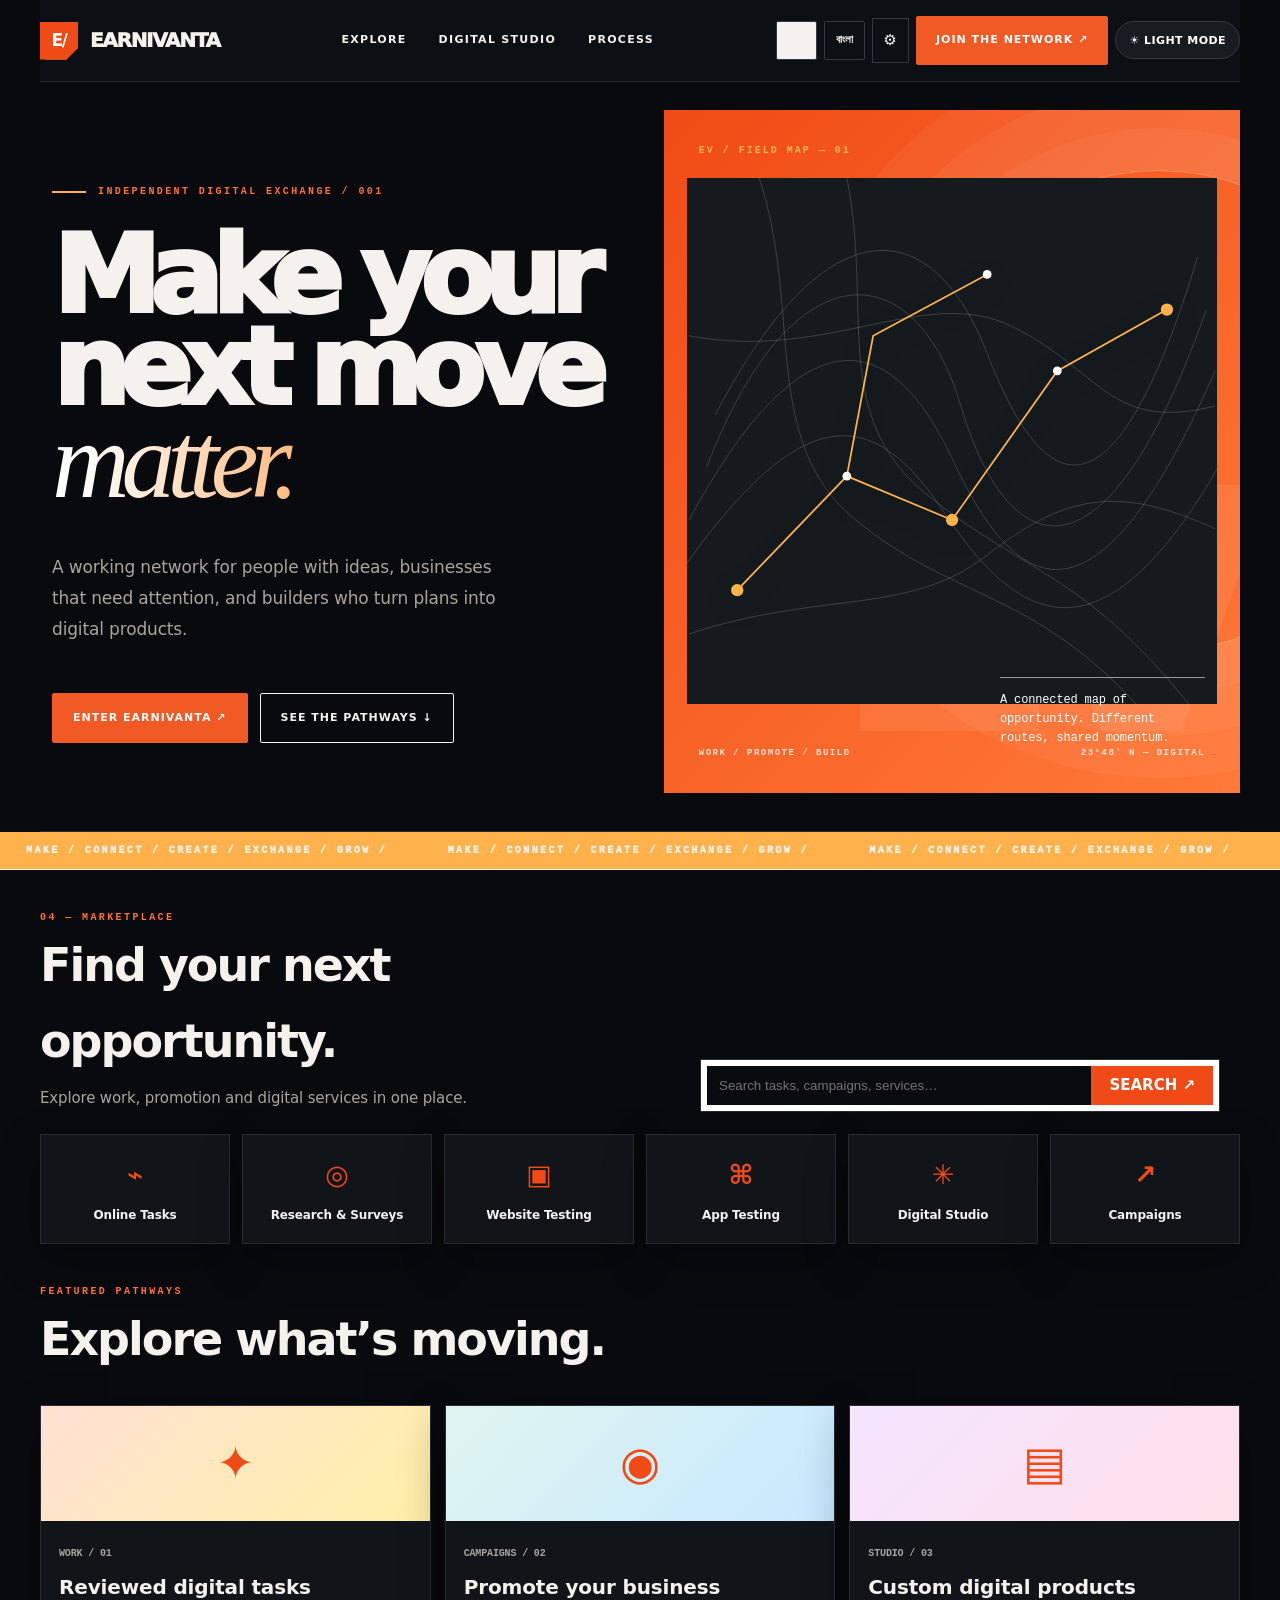
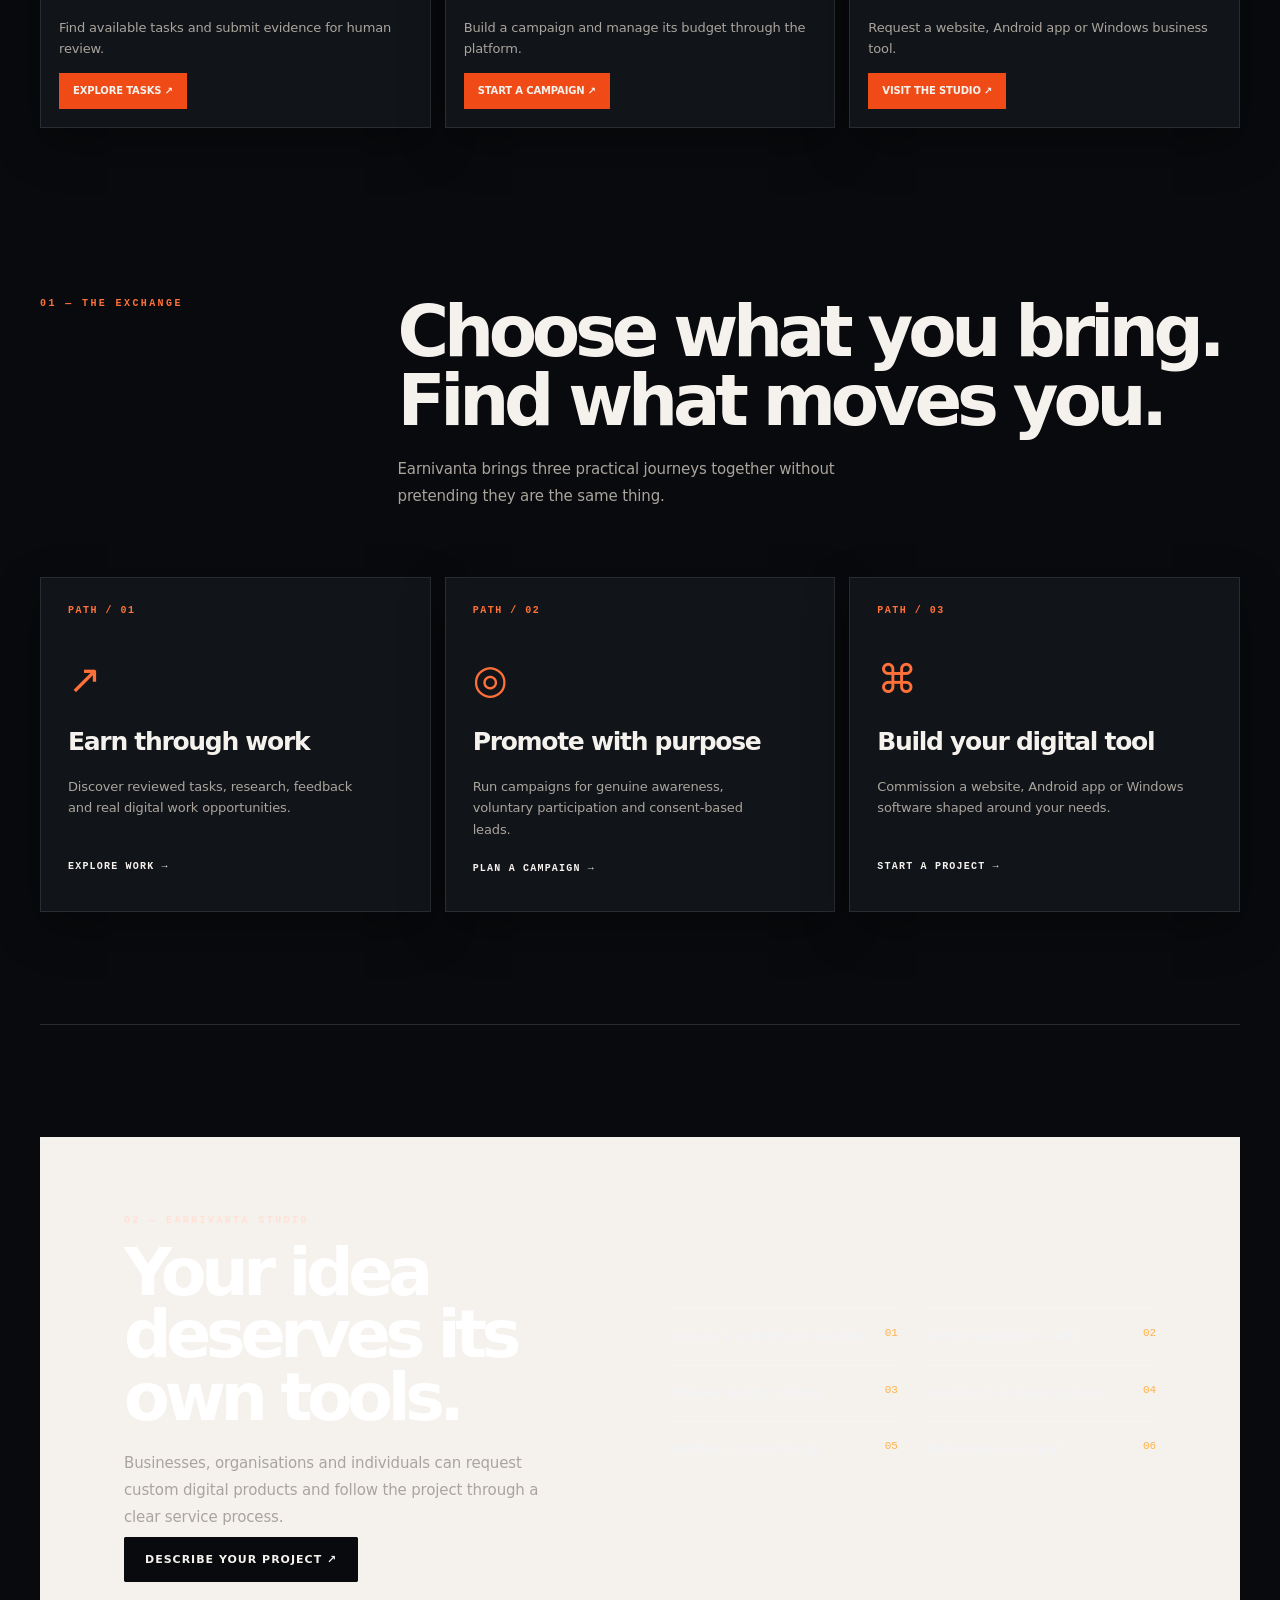
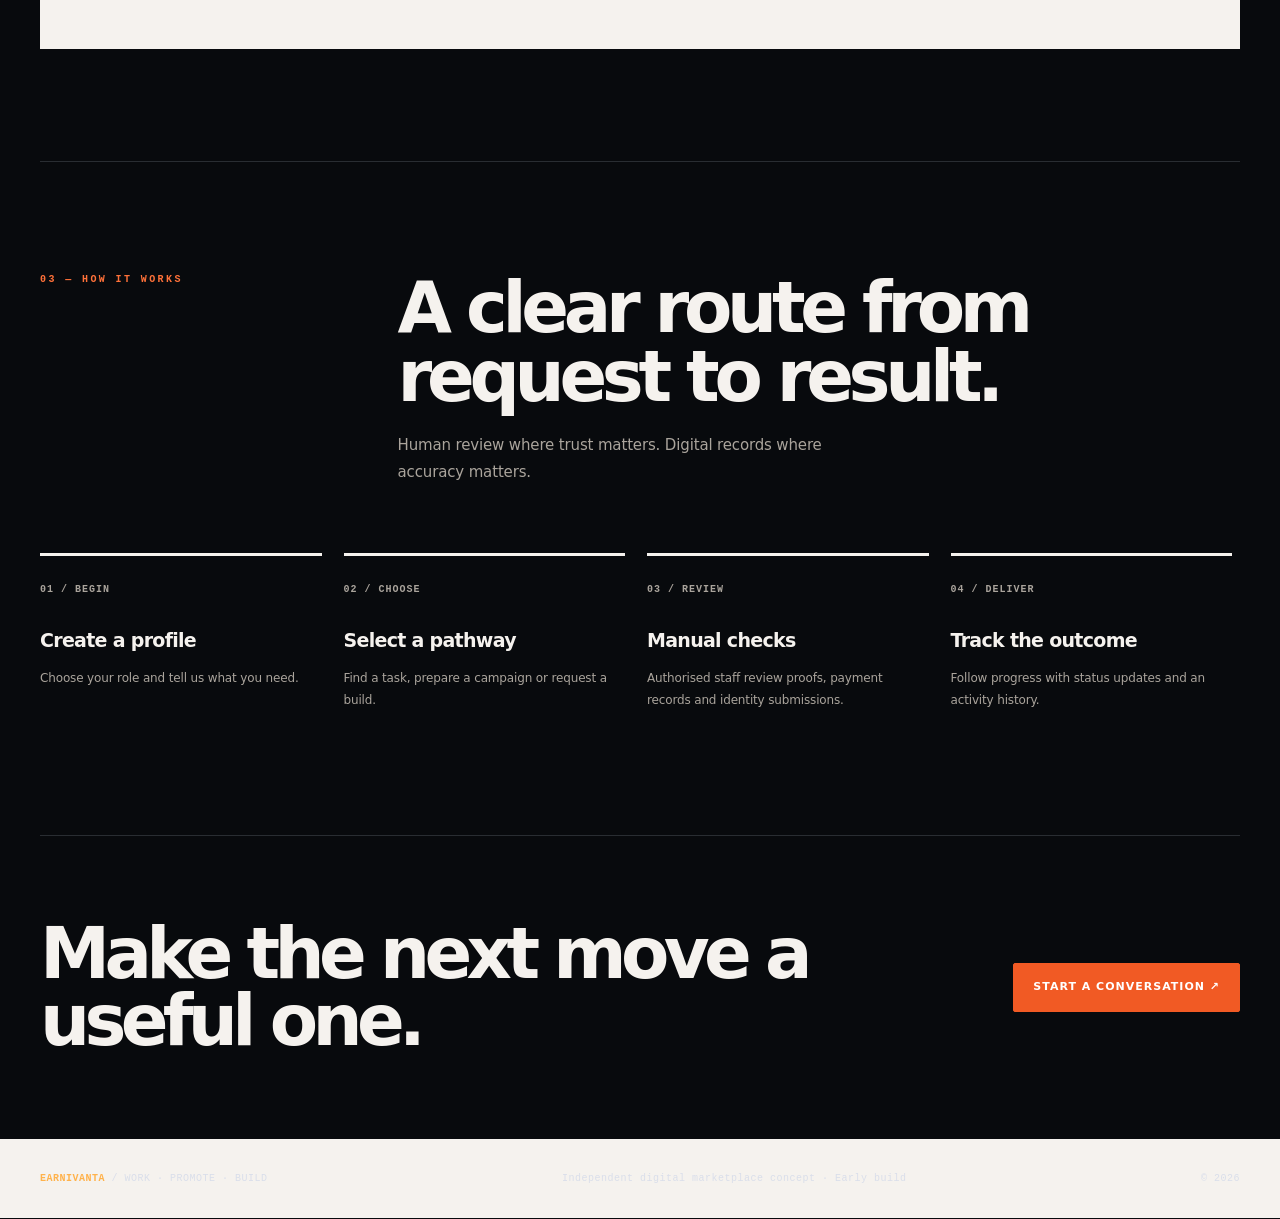
<file: index.html>
<!doctype html>
<html lang="en">
<head>
<meta charset="utf-8"><meta name="viewport" content="width=device-width,initial-scale=1">
<meta name="theme-color" content="#101629">
<meta name="description" content="Earnivanta — work, promote, build and grow.">
<title>Earnivanta — A place to make things move</title>
<style>
:root{color-scheme:light;--paper:#f1f2f5;--paper2:#e5e8ef;--ink:#101629;--muted:#596176;--red:#3548e8;--acid:#f2b84b;--line:#c8cdd8;--night:#101629;--white:#fff}
*{box-sizing:border-box}html{scroll-behavior:smooth;scroll-padding-top:90px}body{margin:0;background:var(--paper);color:var(--ink);font:15px/1.65 "Aptos","Segoe UI",system-ui,"Noto Sans Bengali",sans-serif;letter-spacing:-.01em}a{color:inherit;text-decoration:none}button{font:inherit;cursor:pointer}::selection{background:var(--acid);color:var(--ink)}
.shell{width:min(1360px,calc(100% - 80px));margin:auto}.mast{height:92px;display:flex;align-items:center;justify-content:space-between;border-bottom:1px solid var(--line);position:relative;z-index:3}.wordmark{font-size:20px;font-weight:950;letter-spacing:-1.3px;display:flex;align-items:center;gap:12px}.sigil{width:38px;height:38px;background:var(--red);color:white;display:grid;place-items:center;font-size:17px;font-weight:900;clip-path:polygon(0 0,100% 0,100% 70%,70% 100%,0 100%);box-shadow:5px 5px 0 var(--acid)}.nav{display:flex;gap:32px;font-size:11px;font-weight:800;text-transform:uppercase;letter-spacing:1.3px}.nav a{padding:12px 0;position:relative}.nav a:after{content:"";position:absolute;bottom:4px;left:0;width:0;height:2px;background:var(--red);transition:width .25s}.nav a:hover:after{width:100%}.tools{display:flex;gap:7px;align-items:center}.lang{border:1px solid var(--line);border-radius:2px;background:transparent;padding:9px 11px;font-size:11px;font-weight:850}.lang.active{background:var(--ink);border-color:var(--ink);color:white}.join{background:var(--red);color:white;border:1px solid var(--red);padding:14px 19px;font-size:11px;font-weight:900;text-transform:uppercase;letter-spacing:1px;border-radius:2px;transition:transform .2s,box-shadow .2s}.join:hover,.action:hover{transform:translateY(-3px);box-shadow:5px 5px 0 var(--acid)}
.hero{min-height:690px;display:grid;grid-template-columns:1.02fr .98fr;border-bottom:1px solid var(--line);padding:28px 0 38px;gap:24px}.heroCopy{padding:76px 4% 50px 2%;position:relative;display:flex;flex-direction:column;align-items:flex-start;justify-content:center}.index{font:800 10px/1.2 ui-monospace,Consolas,monospace;color:var(--red);letter-spacing:2.4px;text-transform:uppercase;display:flex;align-items:center;gap:12px}.index:before{content:"";width:34px;height:2px;background:var(--acid)}.hero h1{font-size:clamp(64px,8.4vw,122px);line-height:.86;letter-spacing:-.095em;margin:32px 0 28px;font-weight:950;max-width:760px}.hero h1 span{color:var(--red);display:block;font-family:Georgia,serif;font-style:italic;font-weight:500;letter-spacing:-.075em}.hero p{font-size:17px;max-width:475px;color:var(--muted);line-height:1.8}.actions{display:flex;gap:12px;margin-top:32px;flex-wrap:wrap}.action{padding:15px 20px;border:1px solid var(--ink);font-size:11px;font-weight:900;text-transform:uppercase;letter-spacing:1px;border-radius:2px;transition:transform .2s,box-shadow .2s}.action.primary{background:var(--ink);color:white}.heroArt{background:var(--red);color:white;position:relative;overflow:hidden;min-height:610px;padding:35px;display:flex;flex-direction:column;justify-content:space-between;isolation:isolate}.heroArt:before{content:"";position:absolute;z-index:-1;width:480px;height:480px;border:1px solid #ffffff48;border-radius:50%;right:-160px;top:60px;box-shadow:0 0 0 42px #ffffff0b,0 0 0 84px #ffffff0b,0 0 0 126px #ffffff0b}.heroArt:after{content:"EV";position:absolute;z-index:-1;right:20px;bottom:45px;font-size:clamp(150px,25vw,340px);font-weight:950;letter-spacing:-.12em;line-height:.8;color:#ffffff12}.artlabel{font:800 10px monospace;letter-spacing:2px;color:var(--acid)}.map{position:absolute;inset:10% 4% 13% 4%;opacity:1}.map svg{width:100%;height:100%;filter:drop-shadow(0 8px 14px #11152b20)}.map svg g:first-child{stroke:#ffffff70!important;stroke-opacity:.45!important}.map svg g:nth-child(2){stroke:var(--acid)}.map svg g:nth-child(3){fill:var(--acid)}.map svg g:nth-child(4){fill:white}.orbitnote{position:relative;z-index:1;align-self:flex-end;margin-top:auto;width:205px;border-top:1px solid #ffffff8c;padding-top:13px;font:12px/1.6 ui-monospace,Consolas,monospace;color:#fff}.artbottom{position:relative;z-index:1;display:flex;justify-content:space-between;align-items:end;font:800 9px monospace;color:#ffffffc7;letter-spacing:1.5px}.ticker{background:var(--acid);overflow:hidden;border-bottom:1px solid var(--ink);padding:13px 0;font:950 10px monospace;letter-spacing:2.4px;white-space:nowrap;color:var(--ink)}.ticker span{padding:0 26px}
.section{padding:112px 0;border-bottom:1px solid var(--line)}.sectionhead{display:grid;grid-template-columns:.55fr 1.45fr;gap:38px;margin-bottom:52px}.eyebrow{font:850 10px monospace;color:var(--red);letter-spacing:2.4px;text-transform:uppercase}.section h2{font-size:clamp(42px,5.5vw,76px);line-height:.98;letter-spacing:-.075em;margin:0;max-width:850px;font-weight:900}.intro{color:var(--muted);font-size:15px;max-width:490px;margin-top:20px;line-height:1.8}.paths{display:grid;grid-template-columns:repeat(3,1fr);gap:14px;border:0}.path{padding:27px 27px 32px;min-height:300px;border:1px solid var(--line);background:#fff;position:relative;overflow:hidden;transition:transform .25s,border-color .25s,box-shadow .25s}.path:hover{transform:translateY(-7px);border-color:var(--red);box-shadow:8px 8px 0 var(--acid)}.path:not(:first-child){padding-left:27px}.path:last-child{border:1px solid var(--line)}.pathNo{font:850 10px monospace;color:var(--red);letter-spacing:1.5px}.pathMark{font-size:40px;line-height:1;margin:43px 0 22px;color:var(--red)}.path h3{font-size:25px;letter-spacing:-1.3px;margin:0 0 10px;font-weight:900}.path p{color:var(--muted);font-size:13px;max-width:310px;min-height:62px}.path a{font:850 10px monospace;color:var(--red);text-transform:uppercase;letter-spacing:1.2px;display:inline-block;margin-top:10px}.path a:hover{color:var(--ink)}
.studio{background:var(--ink);color:white;padding:78px 7%;display:grid;grid-template-columns:1fr 1fr;gap:55px;align-items:center;position:relative;overflow:hidden}.studio:after{content:"STUDIO";position:absolute;right:-15px;bottom:-65px;font-size:clamp(90px,15vw,210px);font-weight:950;letter-spacing:-.1em;color:#ffffff08;pointer-events:none}.studio>*{position:relative;z-index:1}.studio h2{font-size:clamp(42px,5.2vw,70px);letter-spacing:-.08em;line-height:.94;margin:15px 0 22px}.studio p{color:#c4cada;max-width:430px;line-height:1.8}.studio .action{margin-top:17px}.services{display:grid;grid-template-columns:1fr 1fr;gap:0 28px}.service{border-top:1px solid #ffffff3a;padding:18px 0;display:flex;justify-content:space-between;gap:10px;font-size:12px;color:#f2f3f7}.service b{font:11px monospace;color:var(--acid)}
.steps{display:grid;grid-template-columns:repeat(4,1fr);gap:14px}.step{border-top:3px solid var(--ink);padding:19px 18px 0 0;margin-right:8px}.step small{font:850 10px monospace;color:var(--red);letter-spacing:1px}.step h3{font-size:19px;letter-spacing:-.7px;margin:25px 0 8px;font-weight:900}.step p{color:var(--muted);font-size:12px;line-height:1.8}.closing{padding:85px 0;display:flex;align-items:center;justify-content:space-between;gap:30px}.closing h2{font-size:clamp(40px,5.5vw,76px);letter-spacing:-.08em;line-height:.94;margin:0;max-width:780px}.footer{background:var(--ink);color:#d9deea;padding:34px 0;font:10px monospace;letter-spacing:.5px}.footer em{color:var(--acid);font-style:normal;font-weight:900}
.modal{display:none;position:fixed;inset:0;background:#090f20e8;z-index:10;place-items:center;padding:20px;backdrop-filter:blur(8px)}.modal.open{display:grid}.dialog{background:var(--paper);color:var(--ink);width:min(480px,100%);padding:34px;border:1px solid var(--line);box-shadow:12px 12px 0 var(--acid)}.dialog h2{font-size:34px;letter-spacing:-1.8px;line-height:1.05;margin:12px 0 24px}.dialog input,.dialog select{width:100%;padding:14px;background:white;border:1px solid var(--line);margin:7px 0 15px;color:var(--ink);font:14px system-ui}.dialog label{font:850 10px monospace;text-transform:uppercase;letter-spacing:1px}.dialog .close{float:right;border:0;background:none;font-size:25px;color:var(--ink)}.disclaimer{font-size:11px;color:var(--muted);line-height:1.6}
@media(max-width:900px){.shell{width:calc(100% - 44px)}.nav{gap:18px}.hero{grid-template-columns:1fr}.heroCopy{padding:65px 4% 55px}.heroArt{min-height:500px}.sectionhead{grid-template-columns:1fr;gap:18px}.paths{grid-template-columns:1fr}.path,.path:not(:first-child){padding:25px;min-height:0}.pathMark{margin:24px 0 16px}.path p{min-height:0}.studio{grid-template-columns:1fr;padding:55px 35px}.steps{grid-template-columns:1fr 1fr;row-gap:30px}.closing{align-items:flex-start;flex-direction:column}}
@media(max-width:600px){.shell{width:calc(100% - 30px)}.mast{height:76px}.wordmark{font-size:17px}.sigil{width:32px;height:32px}.nav{display:none}.tools{gap:4px}.lang{padding:8px 8px}.tools .join{padding:10px 11px;font-size:9px}.hero{padding-top:8px}.heroCopy{padding:58px 2% 42px}.hero h1{font-size:clamp(58px,16vw,82px);letter-spacing:-.09em;margin:28px 0 22px}.hero h1 span{letter-spacing:-.08em}.hero p{font-size:15px}.heroArt{min-height:390px;padding:23px}.orbitnote{width:175px;font-size:11px}.section{padding:72px 0}.section h2{letter-spacing:-.07em}.sectionhead{margin-bottom:32px}.studio{padding:42px 24px;gap:32px}.studio h2{letter-spacing:-.07em}.services{grid-template-columns:1fr}.service{padding:14px 0}.steps{grid-template-columns:1fr 1fr;gap:22px 10px}.step{margin:0;padding-right:8px}.step h3{font-size:17px}.closing{padding:65px 0}.footer .shell{display:block!important}.footer .shell span{display:block;margin:8px 0}.dialog{padding:25px}.dialog h2{font-size:29px}}
@media(prefers-reduced-motion:reduce){*,*:before,*:after{scroll-behavior:auto!important;transition:none!important;animation:none!important}}

/* Marketplace inspired layout + theme settings */
:root{--red:#f04b16;--acid:#ffd45c}.mast{height:82px}.sigil,.join,.action.primary{background:#f04b16;border-color:#f04b16}.heroArt{background:linear-gradient(135deg,#f04b16,#ff7938)}.market-strip{padding:42px 0 58px}.market-head{display:flex;align-items:end;justify-content:space-between;gap:20px;margin-bottom:22px}.market-head h2{font-size:clamp(28px,4vw,46px);letter-spacing:-2px;margin:5px 0}.market-search{display:flex;max-width:520px;width:100%;background:white;border:1px solid var(--line);padding:6px}.market-search input{flex:1;min-width:0;border:0;padding:12px;color:#101629}.market-search button{border:0;background:#f04b16;color:white;padding:0 18px;font-weight:900}.market-cats{display:grid;grid-template-columns:repeat(6,1fr);gap:12px}.market-cat{background:white;border:1px solid var(--line);padding:18px 10px;text-align:center;min-height:105px;display:grid;align-content:center;gap:8px}.market-cat b{font-size:27px;color:#f04b16}.market-cat span{font-size:12px;font-weight:850}.market-grid{display:grid;grid-template-columns:repeat(3,1fr);gap:14px}.market-card{background:white;border:1px solid var(--line);overflow:hidden}.market-card .visual{height:115px;background:linear-gradient(135deg,#ffe1d3,#fff0a8);display:grid;place-items:center;font-size:46px;color:#f04b16}.market-card:nth-child(2) .visual{background:linear-gradient(135deg,#dff5ef,#c7e8ff)}.market-card:nth-child(3) .visual{background:linear-gradient(135deg,#f4e4ff,#ffe0e9)}.market-card .inside{padding:18px}.market-card small{font:800 10px monospace;color:#f04b16}.market-card h3{margin:7px 0;font-size:20px}.market-card p{color:var(--muted);font-size:13px;min-height:42px}.market-card a{display:inline-block;background:#f04b16;color:white;padding:10px 14px;font-size:10px;font-weight:900}.settings-trigger{border:1px solid var(--line);background:transparent;color:var(--ink);padding:9px 11px;font-weight:900}.settings-pop{display:none;position:absolute;right:25px;top:72px;z-index:20;background:var(--white);color:var(--ink);border:1px solid var(--line);box-shadow:0 14px 40px #0002;padding:16px;width:220px}.settings-pop.open{display:block}.settings-pop strong{display:block;margin-bottom:10px}.settings-pop button{width:100%;padding:10px;margin:4px 0;border:1px solid var(--line);background:transparent;color:inherit;text-align:left;font-weight:800}body[data-theme=dark]{--paper:#101318;--paper2:#1b2028;--ink:#f3f4f6;--muted:#a8b0bf;--line:#343b47;--white:#1b2028;background:var(--paper);color:var(--ink)}body[data-theme=dark] .path,body[data-theme=dark] .market-cat,body[data-theme=dark] .market-card,body[data-theme=dark] .dialog,body[data-theme=dark] .settings-pop{background:#1b2028;color:var(--ink)}body[data-theme=dark] .market-search input,body[data-theme=dark] .dialog input,body[data-theme=dark] .dialog select{background:#11161d;color:var(--ink)}@media(max-width:700px){.market-head{align-items:stretch;flex-direction:column}.market-cats{grid-template-columns:repeat(3,1fr)}.market-grid{grid-template-columns:1fr}.settings-pop{right:12px;top:65px}}
</style><link rel="stylesheet" href="./theme.css?v=1">
</head>
<body>
<header class="shell mast"><a class="wordmark" href="#"><span class="sigil">E/</span>EARNIVANTA</a><nav class="nav"><a href="#paths" data-i="navExplore">Explore</a><a href="#studio" data-i="navStudio">Digital studio</a><a href="#process" data-i="navProcess">Process</a></nav><div class="tools"><button class="lang active" type="button" id="langEn" onclick="window.setLang('en')">EN</button><button class="lang" type="button" id="langBn" onclick="window.setLang('bn')">বাংলা</button><button class="settings-trigger" id="settingsTrigger" type="button" onclick="document.getElementById('settingsPop').classList.toggle('open')">⚙</button><div class="settings-pop" id="settingsPop"><strong>Site settings</strong><button id="themeToggle">◐ Dark / Light mode</button><button id="languageToggle">বাংলা / English</button></div><a class="join" href="./portal.html" data-i="join">Join the network ↗</a></div></header>
<main>
<section class="shell hero"><div class="heroCopy"><div class="index" data-i="heroIndex">Independent digital exchange / 001</div><h1 data-html="heroTitle">Make your<br>next move <span>matter.</span></h1><p data-i="heroText">A working network for people with ideas, businesses that need attention, and builders who turn plans into digital products.</p><div class="actions"><a class="action primary" href="./portal.html" data-i="heroCta">Enter Earnivanta ↗</a><a class="action" href="#paths" data-i="heroExplore">See the pathways ↓</a></div></div>
<div class="heroArt"><div class="artlabel">EV / FIELD MAP — 01</div><div class="map"><svg viewBox="0 0 600 600" fill="none" aria-hidden="true"><g stroke="#a4b3a8" stroke-opacity=".34" stroke-width="1"><path d="M20 330C120 70 260 90 310 260S470 490 590 150"/><path d="M0 390C130 150 230 170 300 320S460 540 600 220"/><path d="M-10 450C130 250 210 260 290 380S470 580 620 300"/><path d="M30 270C160 20 280 45 340 200S480 420 580 90"/><path d="M80 0C130 150 80 300 190 390S390 470 510 600"/><path d="M180 0C210 150 160 270 270 360S450 450 570 600"/><path d="M0 180C160 210 270 120 370 170S480 290 600 260"/><path d="M0 520C150 470 250 500 340 430S490 350 600 400"/></g><g stroke="#d6ed72" stroke-width="2"><path d="M55 470L180 340L300 390L420 220L545 150"/><path d="M180 340L210 180L340 110"/></g><g fill="#d64c32"><circle cx="55" cy="470" r="7"/><circle cx="300" cy="390" r="7"/><circle cx="545" cy="150" r="7"/></g><g fill="#d6ed72"><circle cx="180" cy="340" r="5"/><circle cx="420" cy="220" r="5"/><circle cx="340" cy="110" r="5"/></g></svg></div><div class="orbitnote" data-i="artNote">A connected map of opportunity. Different routes, shared momentum.</div><div class="artbottom"><span>WORK / PROMOTE / BUILD</span><span>23°48′ N — DIGITAL</span></div></div></section>
<div class="ticker"><span>MAKE / CONNECT / CREATE / EXCHANGE / GROW / </span><span>MAKE / CONNECT / CREATE / EXCHANGE / GROW / </span><span>MAKE / CONNECT / CREATE / EXCHANGE / GROW / </span></div>
<section class="shell market-strip" id="marketplace"><div class="market-head"><div><div class="eyebrow">04 — Marketplace</div><h2>Find your next opportunity.</h2><p class="intro" style="margin:0">Explore work, promotion and digital services in one place.</p></div><form class="market-search" id="marketSearchForm"><input id="marketSearchInput" aria-label="Search opportunities" placeholder="Search tasks, campaigns, services…"><button type="submit">SEARCH ↗</button></form><p id="marketSearchStatus" role="status" aria-live="polite" style="font-size:12px;color:var(--muted);margin:8px 0 0"></p></div><div class="market-cats"><a class="market-cat" href="./portal.html"><b>⌁</b><span>Online Tasks</span></a><a class="market-cat" href="./portal.html"><b>◎</b><span>Research & Surveys</span></a><a class="market-cat" href="./portal.html"><b>▣</b><span>Website Testing</span></a><a class="market-cat" href="./portal.html"><b>⌘</b><span>App Testing</span></a><a class="market-cat" href="./portal.html#studio"><b>✳</b><span>Digital Studio</span></a><a class="market-cat" href="./portal.html"><b>↗</b><span>Campaigns</span></a></div><div class="market-head" style="margin-top:42px"><div><div class="eyebrow">Featured pathways</div><h2>Explore what’s moving.</h2></div></div><div class="market-grid"><article class="market-card"><div class="visual">✦</div><div class="inside"><small>WORK / 01</small><h3>Reviewed digital tasks</h3><p>Find available tasks and submit evidence for human review.</p><a href="./portal.html">EXPLORE TASKS ↗</a></div></article><article class="market-card"><div class="visual">◉</div><div class="inside"><small>CAMPAIGNS / 02</small><h3>Promote your business</h3><p>Build a campaign and manage its budget through the platform.</p><a href="./portal.html">START A CAMPAIGN ↗</a></div></article><article class="market-card"><div class="visual">▤</div><div class="inside"><small>STUDIO / 03</small><h3>Custom digital products</h3><p>Request a website, Android app or Windows business tool.</p><a href="./portal.html#studio">VISIT THE STUDIO ↗</a></div></article></div></section>
<section class="shell section" id="paths"><div class="sectionhead"><div class="eyebrow" data-i="ecosystemTag">01 — The exchange</div><div><h2 data-i="ecosystemTitle">Choose what you bring.<br>Find what moves you.</h2><p class="intro" data-i="ecosystemText">Earnivanta brings three practical journeys together without pretending they are the same thing.</p></div></div><div class="paths">
<article class="path"><div class="pathNo">PATH / 01</div><div class="pathMark">↗</div><h3 data-i="earnTitle">Earn through work</h3><p data-i="earnText">Discover reviewed tasks, research, feedback and real digital work opportunities.</p><a href="#process" data-i="earnLink">Explore work →</a></article>
<article class="path"><div class="pathNo">PATH / 02</div><div class="pathMark">◎</div><h3 data-i="promoteTitle">Promote with purpose</h3><p data-i="promoteText">Run campaigns for genuine awareness, voluntary participation and consent-based leads.</p><a href="#process" data-i="promoteLink">Plan a campaign →</a></article>
<article class="path"><div class="pathNo">PATH / 03</div><div class="pathMark">⌘</div><h3 data-i="buildTitle">Build your digital tool</h3><p data-i="buildText">Commission a website, Android app or Windows software shaped around your needs.</p><a href="#studio" data-i="buildLink">Start a project →</a></article>
</div></section>
<section class="shell section" id="studio"><div class="studio"><div><div class="eyebrow" style="color:#ffe1d7" data-i="studioTag">02 — Earnivanta studio</div><h2 data-i="studioTitle">Your idea deserves its own tools.</h2><p data-i="studioText">Businesses, organisations and individuals can request custom digital products and follow the project through a clear service process.</p><a class="action" href="./portal.html#studio" style="background:var(--paper);color:var(--ink);border-color:var(--paper)" data-i="studioCta">Describe your project ↗</a></div><div class="services"><div class="service"><span data-i="svc1">Business & e-commerce websites</span><b>01</b></div><div class="service"><span data-i="svc2">Android applications / APK</span><b>02</b></div><div class="service"><span data-i="svc3">Windows desktop software</span><b>03</b></div><div class="service"><span data-i="svc4">Inventory & business systems</span><b>04</b></div><div class="service"><span data-i="svc5">Interface & product design</span><b>05</b></div><div class="service"><span data-i="svc6">Maintenance & support</span><b>06</b></div></div></div></section>
<section class="shell section" id="process"><div class="sectionhead"><div class="eyebrow" data-i="processTag">03 — How it works</div><div><h2 data-i="processTitle">A clear route from request to result.</h2><p class="intro" data-i="processText">Human review where trust matters. Digital records where accuracy matters.</p></div></div><div class="steps"><div class="step"><small>01 / <span data-i="s1tag">BEGIN</span></small><h3 data-i="s1title">Create a profile</h3><p data-i="s1text">Choose your role and tell us what you need.</p></div><div class="step"><small>02 / <span data-i="s2tag">CHOOSE</span></small><h3 data-i="s2title">Select a pathway</h3><p data-i="s2text">Find a task, prepare a campaign or request a build.</p></div><div class="step"><small>03 / <span data-i="s3tag">REVIEW</span></small><h3 data-i="s3title">Manual checks</h3><p data-i="s3text">Authorised staff review proofs, payment records and identity submissions.</p></div><div class="step"><small>04 / <span data-i="s4tag">DELIVER</span></small><h3 data-i="s4title">Track the outcome</h3><p data-i="s4text">Follow progress with status updates and an activity history.</p></div></div></section>
<section class="shell closing"><h2 data-i="closingTitle">Make the next move a useful one.</h2><a class="join" href="./portal.html#studio" data-i="closingCta">Start a conversation ↗</a></section>
</main>
<footer class="footer"><div class="shell" style="display:flex;justify-content:space-between;gap:20px;flex-wrap:wrap"><span><em>EARNIVANTA</em> / WORK · PROMOTE · BUILD</span><span data-i="footerText">Independent digital marketplace concept · Early build</span><span>© <span id="year"></span></span></div></footer>
<div class="modal" id="modal"><div class="dialog"><button class="close" id="close">×</button><div class="eyebrow">EARNIVANTA / CONTACT</div><h2 data-i="modalTitle">Tell us what brings you here.</h2><form id="interest"><label data-i="nameLabel">YOUR NAME</label><input id="inquiryName" required minlength="2" maxlength="80" placeholder="Name"><label data-i="contactLabel">EMAIL OR PHONE</label><input id="inquiryContact" required minlength="5" maxlength="160" placeholder="Email / phone"><label data-i="roleLabel">WHAT DO YOU NEED?</label><select id="inquiryIntent" required><option value="website">Business website / e-commerce</option><option value="android_app">Android app / APK</option><option value="windows_software">Windows software</option><option value="business_system">Inventory / business system</option><option value="promotion">Business promotion</option><option value="other">Other digital service</option></select><label>PROJECT DETAILS</label><textarea id="inquiryDetails" required minlength="10" maxlength="2000" rows="4" placeholder="Describe the work, features, budget and deadline"></textarea><button class="join" type="submit" style="width:100%;margin-top:8px" data-i="sendLabel">Send an enquiry ↗</button><p id="inquiryStatus" class="disclaimer" role="status" aria-live="polite"></p></form><p class="disclaimer" data-i="demoNote">Your enquiry is recorded securely. This does not create an account or accept payment.</p></div></div>
<script>
const copy={
en:{navExplore:"Explore",navStudio:"Digital studio",navProcess:"Process",join:"Join the network ↗",heroIndex:"Independent digital exchange / 001",heroTitle:"Make your<br>next move <span>matter.</span>",heroText:"A working network for people with ideas, businesses that need attention, and builders who turn plans into digital products.",heroCta:"Enter Earnivanta ↗",heroExplore:"See the pathways ↓",artNote:"A connected map of opportunity. Different routes, shared momentum.",ecosystemTag:"01 — The exchange",ecosystemTitle:"Choose what you bring.<br>Find what moves you.",ecosystemText:"Earnivanta brings three practical journeys together without pretending they are the same thing.",earnTitle:"Earn through work",earnText:"Discover reviewed tasks, research, feedback and real digital work opportunities.",earnLink:"Explore work →",promoteTitle:"Promote with purpose",promoteText:"Run campaigns for genuine awareness, voluntary participation and consent-based leads.",promoteLink:"Plan a campaign →",buildTitle:"Build your digital tool",buildText:"Commission a website, Android app or Windows software shaped around your needs.",buildLink:"Start a project →",studioTag:"02 — Earnivanta studio",studioTitle:"Your idea deserves its own tools.",studioText:"Businesses, organisations and individuals can request custom digital products and follow the project through a clear service process.",studioCta:"Describe your project ↗",svc1:"Business & e-commerce websites",svc2:"Android applications / APK",svc3:"Windows desktop software",svc4:"Inventory & business systems",svc5:"Interface & product design",svc6:"Maintenance & support",processTag:"03 — How it works",processTitle:"A clear route from request to result.",processText:"Human review where trust matters. Digital records where accuracy matters.",s1tag:"BEGIN",s1title:"Create a profile",s1text:"Choose your role and tell us what you need.",s2tag:"CHOOSE",s2title:"Select a pathway",s2text:"Find a task, prepare a campaign or request a build.",s3tag:"REVIEW",s3title:"Manual checks",s3text:"Authorised staff review proofs, payment records and identity submissions.",s4tag:"DELIVER",s4title:"Track the outcome",s4text:"Follow progress with status updates and an activity history.",closingTitle:"Make the next move a useful one.",closingCta:"Start a conversation ↗",footerText:"Independent digital marketplace concept · Early build",modalTitle:"Tell us what brings you here.",nameLabel:"YOUR NAME",contactLabel:"EMAIL OR PHONE",roleLabel:"I AM HERE TO",opt1:"Explore earning opportunities",opt2:"Promote a business",opt3:"Order a website or app",opt4:"Join the maintenance team",sendLabel:"Send an enquiry ↗",demoNote:"Prototype only. This enquiry does not create an account or accept payment or identity documents."},
bn:{navExplore:"ঘুরে দেখুন",navStudio:"ডিজিটাল স্টুডিও",navProcess:"কাজের ধাপ",join:"যুক্ত হোন ↗",heroIndex:"স্বতন্ত্র ডিজিটাল এক্সচেঞ্জ / ০০১",heroTitle:"আপনার পরের<br>পদক্ষেপ <span>হোক অর্থবহ।</span>",heroText:"যাঁদের নতুন ধারণা আছে, যেসব ব্যবসার প্রচার দরকার এবং যাঁরা পরিকল্পনাকে ডিজিটাল পণ্যে রূপ দেন—তাঁদের জন্য একটি কাজের নেটওয়ার্ক।",heroCta:"Earnivanta-তে প্রবেশ ↗",heroExplore:"কাজের বিভাগ দেখুন ↓",artNote:"সম্ভাবনার একটি সংযুক্ত মানচিত্র। পথ আলাদা, অগ্রযাত্রা একসঙ্গে।",ecosystemTag:"০১ — আমাদের পরিসর",ecosystemTitle:"আপনি কী দিতে চান?<br>কোন পথে এগোতে চান?",ecosystemText:"Earnivanta তিনটি বাস্তব কাজের পথকে এক জায়গায় এনেছে—প্রতিটির উদ্দেশ্য আলাদা।",earnTitle:"কাজ করে আয়",earnText:"যাচাইকৃত টাস্ক, গবেষণা, মতামত ও বাস্তব ডিজিটাল কাজের সুযোগ খুঁজুন।",earnLink:"কাজ খুঁজুন →",promoteTitle:"উদ্দেশ্যপূর্ণ প্রচারণা",promoteText:"সচেতনতা, স্বেচ্ছায় অংশগ্রহণ এবং সম্মতিভিত্তিক কাস্টমার লিডের জন্য ক্যাম্পেইন চালান।",promoteLink:"ক্যাম্পেইন পরিকল্পনা →",buildTitle:"নিজের ডিজিটাল পণ্য তৈরি",buildText:"আপনার প্রয়োজন অনুযায়ী ওয়েবসাইট, অ্যান্ড্রয়েড অ্যাপ বা উইন্ডোজ সফটওয়্যার তৈরি করান।",buildLink:"প্রজেক্ট শুরু →",studioTag:"০২ — Earnivanta স্টুডিও",studioTitle:"আপনার ধারণার জন্য চাই নিজস্ব ডিজিটাল টুল।",studioText:"ব্যবসা, প্রতিষ্ঠান ও ব্যক্তিরা কাস্টম ডিজিটাল পণ্যের অর্ডার দিতে পারবেন এবং নির্দিষ্ট ধাপে কাজের অগ্রগতি দেখতে পারবেন।",studioCta:"প্রজেক্টের বিবরণ দিন ↗",svc1:"ব্যবসায়িক ও ই-কমার্স ওয়েবসাইট",svc2:"অ্যান্ড্রয়েড অ্যাপ্লিকেশন / APK",svc3:"উইন্ডোজ ডেস্কটপ সফটওয়্যার",svc4:"স্টক ও ব্যবসা ব্যবস্থাপনা",svc5:"ইন্টারফেস ও পণ্য ডিজাইন",svc6:"রক্ষণাবেক্ষণ ও সাপোর্ট",processTag:"০৩ — যেভাবে কাজ হবে",processTitle:"অনুরোধ থেকে ফলাফল—পরিষ্কার কর্মপথ।",processText:"বিশ্বাসের জায়গায় মানুষের যাচাই। নির্ভুলতার জায়গায় ডিজিটাল রেকর্ড।",s1tag:"শুরু",s1title:"প্রোফাইল তৈরি",s1text:"আপনার ভূমিকা নির্বাচন করুন এবং প্রয়োজন জানান।",s2tag:"নির্বাচন",s2title:"কাজের পথ বেছে নিন",s2text:"টাস্ক খুঁজুন, ক্যাম্পেইন তৈরি করুন অথবা সফটওয়্যার অর্ডার দিন।",s3tag:"যাচাই",s3title:"ম্যানুয়াল পর্যালোচনা",s3text:"অনুমোদিত কর্মীরা প্রমাণ, পেমেন্ট রেকর্ড ও পরিচয়পত্রের আবেদন যাচাই করবেন।",s4tag:"সম্পন্ন",s4title:"অগ্রগতি দেখুন",s4text:"স্ট্যাটাস আপডেট ও কাজের ইতিহাসে অগ্রগতি অনুসরণ করুন।",closingTitle:"পরের পদক্ষেপটি হোক কাজে লাগার মতো।",closingCta:"কথা শুরু করুন ↗",footerText:"স্বতন্ত্র ডিজিটাল মার্কেটপ্লেস · প্রাথমিক নির্মাণপর্ব",modalTitle:"আপনি কী নিয়ে এসেছেন, জানান।",nameLabel:"আপনার নাম",contactLabel:"ইমেইল অথবা ফোন",roleLabel:"আপনি এসেছেন",opt1:"আয়ের সুযোগ খুঁজতে",opt2:"ব্যবসার প্রচারণা করতে",opt3:"ওয়েবসাইট বা অ্যাপ তৈরি করাতে",opt4:"মেইনটেন্যান্স টিমে যোগ দিতে",sendLabel:"অনুরোধ পাঠান ↗",demoNote:"এটি প্রাথমিক নমুনা। এখানে অ্যাকাউন্ট তৈরি, পেমেন্ট বা পরিচয়পত্র গ্রহণ করা হয় না."}
};
let lang="en";function setLang(next){if(!copy[next])next="en";lang=next;window.EV_LANG=next;localStorage.setItem("ev_lang",next);document.documentElement.lang=next;document.documentElement.dir="ltr";document.querySelectorAll("[data-i]").forEach(el=>{const k=el.dataset.i;if(copy[next][k]!==undefined){const value=copy[next][k];if(value.includes("<br>")){el.textContent=value.replaceAll("<br>","\n");el.style.whiteSpace="pre-line"}else el.textContent=value}});document.querySelectorAll("[data-html]").forEach(el=>{const k=el.dataset.html;if(copy[next][k]!==undefined)el.innerHTML=copy[next][k]});document.getElementById("langEn").classList.toggle("active",next==="en");document.getElementById("langBn").classList.toggle("active",next==="bn")}window.setLang=setLang;document.getElementById("langEn").addEventListener("click",()=>setLang("en"));document.getElementById("langBn").addEventListener("click",()=>setLang("bn"));setLang(localStorage.getItem("ev_lang")||"en");
const marketSearchForm=document.getElementById("marketSearchForm");marketSearchForm.addEventListener("submit",e=>{e.preventDefault();const q=document.getElementById("marketSearchInput").value.trim().toLowerCase();const items=[...document.querySelectorAll(".market-cat,.market-card")];let count=0;items.forEach(item=>{const match=!q||item.textContent.toLowerCase().includes(q);item.hidden=!match;if(match)count++});document.getElementById("marketSearchStatus").textContent=!q?"Showing all opportunities.":count?count+" matching result(s) found.":"No matching opportunities. Try another keyword.";document.getElementById("marketplace").scrollIntoView({behavior:"smooth",block:"start"})});
const modal=document.getElementById("modal");document.querySelectorAll("[data-open]").forEach(b=>b.addEventListener("click",()=>modal.classList.add("open")));document.getElementById("close").onclick=()=>modal.classList.remove("open");modal.addEventListener("click",e=>{if(e.target===modal)modal.classList.remove("open")});document.getElementById("interest").addEventListener("submit",async e=>{e.preventDefault();const status=document.getElementById("inquiryStatus"),button=e.currentTarget.querySelector('button[type="submit"]');button.disabled=true;button.textContent=lang==="bn"?"পাঠানো হচ্ছে…":"SENDING…";status.textContent="";try{const response=await fetch("https://earnivanta-api-ozq5.onrender.com/api/v1/public/inquiries",{method:"POST",headers:{"Content-Type":"application/json"},body:JSON.stringify({name:document.getElementById("inquiryName").value.trim(),contact:document.getElementById("inquiryContact").value.trim(),intent:document.getElementById("inquiryIntent").value,details:document.getElementById("inquiryDetails").value.trim()})});const data=await response.json().catch(()=>({detail:"Invalid server response"}));if(!response.ok)throw new Error(data.detail||"Could not submit enquiry");status.textContent=lang==="bn"?"আপনার অনুরোধ গ্রহণ করা হয়েছে। রেফারেন্স #"+data.id:"Enquiry recorded successfully. Reference #"+data.id;e.currentTarget.reset()}catch(err){status.textContent=lang==="bn"?"পাঠানো যায়নি: "+err.message:"Could not submit: "+err.message}finally{button.disabled=false;button.textContent=lang==="bn"?"অনুরোধ পাঠান ↗":"SEND ENQUIRY ↗"}});document.getElementById("year").textContent=new Date().getFullYear();const savedTheme=localStorage.getItem("ev_theme")||"dark";document.body.dataset.theme=savedTheme;document.getElementById("themeToggle").onclick=()=>{document.body.dataset.theme=document.body.dataset.theme==="dark"?"light":"dark";localStorage.setItem("ev_theme",document.body.dataset.theme)};document.getElementById("languageToggle").onclick=()=>setLang(window.EV_LANG==="en"?"bn":"en");
</script>
<script src="./theme.js?v=1"></script></body></html>
</file>
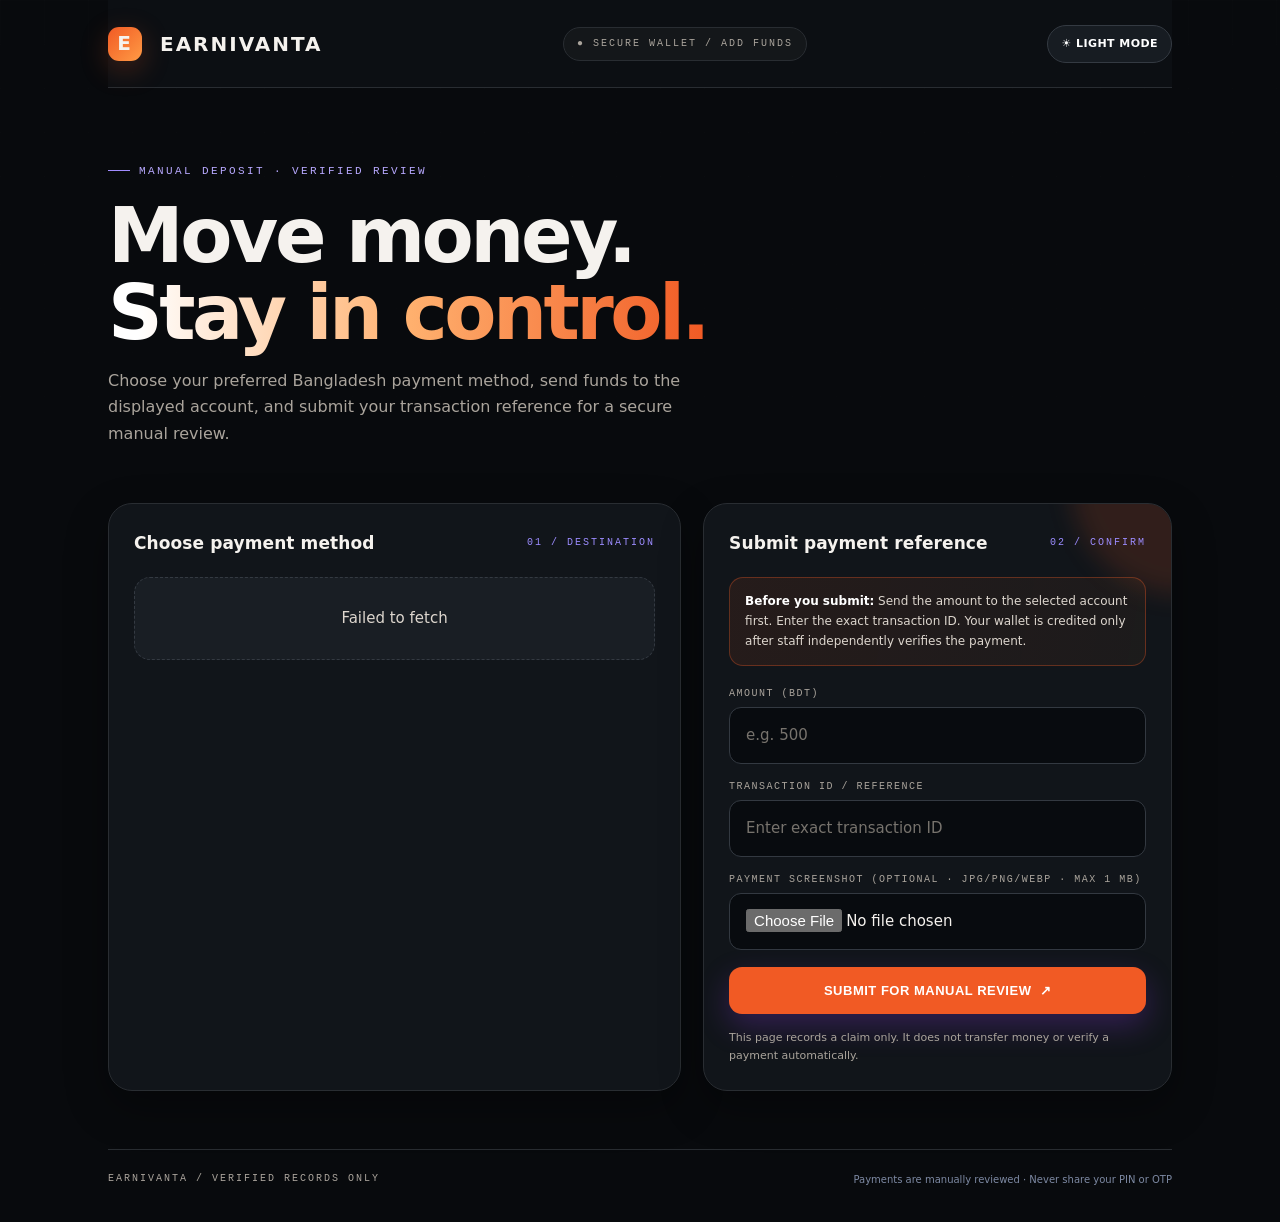
<file: add-funds.html>
<!doctype html>
<html lang="en"><head><meta charset="utf-8"><meta name="viewport" content="width=device-width,initial-scale=1"><title>Earnivanta / Add Funds</title>
<style>:root{color-scheme:dark;--bg:#070914;--panel:#111629;--line:rgba(255,255,255,.11);--muted:#9aa5bd;--white:#f6f7ff;--pink:#e2136e;--orange:#f26522;--cyan:#64e5db}*{box-sizing:border-box}html{scroll-behavior:smooth}body{margin:0;min-height:100vh;background:radial-gradient(ellipse at 12% 8%,rgba(92,65,180,.24),transparent 34%),radial-gradient(ellipse at 90% 28%,rgba(226,19,110,.14),transparent 30%),linear-gradient(145deg,#070914 0%,#0b1020 52%,#090b16 100%);color:var(--white);font:15px/1.65 "Segoe UI",system-ui,"Noto Sans Bengali",sans-serif;overflow-x:hidden}body:before{content:"";position:fixed;inset:0;pointer-events:none;opacity:.22;background-image:linear-gradient(rgba(255,255,255,.035) 1px,transparent 1px),linear-gradient(90deg,rgba(255,255,255,.035) 1px,transparent 1px);background-size:44px 44px;mask-image:linear-gradient(to bottom,black,transparent 85%)}.wrap{position:relative;max-width:1120px;margin:auto;padding:0 28px}.top{height:88px;display:flex;align-items:center;justify-content:space-between;border-bottom:1px solid var(--line)}.brand{font-size:20px;font-weight:900;letter-spacing:2px}.brand-mark{display:inline-grid;place-items:center;width:34px;height:34px;border-radius:11px;margin-right:9px;background:linear-gradient(135deg,#e2136e,#6d4aff);box-shadow:0 8px 28px #e2136e44}.tag{font:10px/1.4 ui-monospace,monospace;letter-spacing:2px;color:#9ba7c2}.secure{border:1px solid var(--line);border-radius:99px;padding:9px 13px;background:#ffffff08}.hero{padding:66px 0 36px;max-width:760px}.eyebrow{display:inline-flex;align-items:center;gap:9px;color:#b8a9ff;font:11px ui-monospace,monospace;letter-spacing:2.4px}.eyebrow:before{content:"";width:22px;height:1px;background:#a18cff}h1{font-size:clamp(42px,7vw,76px);line-height:1.02;letter-spacing:-3.5px;margin:18px 0 16px;font-weight:850}h1 span{background:linear-gradient(90deg,#fff 8%,#c7baff 48%,#ff8ab8 95%);-webkit-background-clip:text;background-clip:text;color:transparent}.hero p{color:var(--muted);max-width:600px;margin:0;font-size:16px}.layout{display:grid;grid-template-columns:minmax(0,1.1fr) minmax(320px,.9fr);gap:22px;padding:20px 0 58px}.panel{background:linear-gradient(145deg,rgba(20,27,49,.94),rgba(12,17,33,.94));border:1px solid var(--line);border-radius:24px;padding:25px;box-shadow:0 22px 70px #0005;backdrop-filter:blur(12px)}.panel-head{display:flex;align-items:center;justify-content:space-between;gap:12px;margin-bottom:20px}.panel h2{font-size:17px;letter-spacing:.1px;margin:0}.step{font:10px ui-monospace,monospace;color:#9c8cff;letter-spacing:2px}.cards{display:grid;grid-template-columns:repeat(2,minmax(0,1fr));gap:13px}.card{position:relative;min-width:0;padding:17px;border:1px solid var(--line);border-radius:17px;background:linear-gradient(145deg,#ffffff0b,#ffffff03);cursor:pointer;transition:transform .2s,border-color .2s,background .2s;overflow:hidden}.card:hover{transform:translateY(-3px);border-color:#a18cff88}.card.selected{border:1px solid #b29dff;background:linear-gradient(145deg,#5b4b9a40,#e2136e12);box-shadow:inset 0 0 0 1px #a18cff33,0 10px 32px #5c4bbb22}.card.selected:after{content:"✓";position:absolute;right:13px;top:12px;width:22px;height:22px;border-radius:50%;display:grid;place-items:center;background:#9d87ff;color:#0b0b17;font-weight:900;font-size:12px}.brandline{display:flex;align-items:center;gap:12px;margin-bottom:15px}.logo-box{width:56px;height:48px;flex:0 0 56px;border-radius:13px;background:#fff;display:grid;place-items:center;padding:6px}.logo-box img{max-width:100%;max-height:100%;object-fit:contain}.logo-fallback{font-size:12px;font-weight:900;color:#151525}.method-name{font-weight:800;font-size:15px}.meta{font:9px ui-monospace,monospace;letter-spacing:1.4px;color:#8f9bb7;margin-top:3px}.number{font-size:20px;font-weight:800;letter-spacing:.2px;overflow-wrap:anywhere;margin:6px 0 3px}.instructions{color:#9ba6bd;font-size:11px;line-height:1.5;margin:0}.form-panel{position:relative;overflow:hidden}.form-panel:before{content:"";position:absolute;width:220px;height:220px;border-radius:50%;right:-120px;top:-130px;background:#e2136e22;filter:blur(12px)}.form-panel>*{position:relative}.note{padding:14px 15px;background:linear-gradient(100deg,#4d3b8c35,#e2136e12);border:1px solid #a18cff38;border-radius:14px;color:#c9c8e2;font-size:12px;margin:0 0 22px}.note strong{color:#fff}.field{margin:17px 0}.field label{display:block;font:10px ui-monospace,monospace;letter-spacing:1.5px;color:#aeb8ce;margin-bottom:8px}.field input,.field select{width:100%;padding:15px 16px;border:1px solid #ffffff1c;border-radius:12px;background:#080d1d;color:var(--white);font:inherit;outline:none;transition:border-color .2s,box-shadow .2s}.field input:focus,.field select:focus{border-color:#a18cff;box-shadow:0 0 0 3px #a18cff20}.field input::placeholder{color:#67728c}.btn{width:100%;border:0;border-radius:13px;padding:16px 18px;background:linear-gradient(100deg,#7658f5,#d52c91);color:white;font-weight:850;font-size:13px;letter-spacing:.5px;cursor:pointer;box-shadow:0 12px 30px #8d3ce844;transition:transform .2s,filter .2s}.btn:hover{transform:translateY(-2px);filter:brightness(1.1)}.fineprint{color:#77839d;font-size:11px;margin:15px 0 0}.muted{color:var(--muted)}.hidden{display:none!important}.toast{position:fixed;z-index:5;bottom:20px;right:20px;max-width:min(90vw,420px);background:#202943;border:1px solid #ffffff22;color:white;padding:14px 18px;border-radius:13px;box-shadow:0 15px 50px #0008}.empty{grid-column:1/-1;padding:28px;border:1px dashed #ffffff30;border-radius:16px;color:var(--muted);text-align:center}.footer{border-top:1px solid var(--line);padding:22px 0 34px;display:flex;justify-content:space-between;gap:12px;flex-wrap:wrap}.copyhint{font-size:10px;color:#7d89a3}@media(max-width:820px){.layout{grid-template-columns:1fr}.hero{padding:48px 0 25px}}@media(max-width:520px){.wrap{padding:0 16px}.top{height:72px}.secure{font-size:9px}.hero{padding-top:42px}h1{letter-spacing:-2px}.panel{padding:18px;border-radius:19px}.cards{grid-template-columns:1fr}.card{padding:15px}.number{font-size:19px}}</style><link rel="stylesheet" href="./theme.css?v=1"></head><body><div class="wrap"><header class="top"><div class="brand"><span class="brand-mark">E</span> EARNIVANTA</div><div class="secure tag">● SECURE WALLET / ADD FUNDS</div></header><section class="hero"><div class="eyebrow">MANUAL DEPOSIT · VERIFIED REVIEW</div><h1>Move money.<br><span>Stay in control.</span></h1><p>Choose your preferred Bangladesh payment method, send funds to the displayed account, and submit your transaction reference for a secure manual review.</p></section><div class="layout"><section class="panel"><div class="panel-head"><h2>Choose payment method</h2><span class="step">01 / DESTINATION</span></div><div id="destinations" class="cards"><div class="empty">Loading available payment accounts…</div></div></section><section class="panel form-panel"><div class="panel-head"><h2>Submit payment reference</h2><span class="step">02 / CONFIRM</span></div><div class="note"><strong>Before you submit:</strong> Send the amount to the selected account first. Enter the exact transaction ID. Your wallet is credited only after staff independently verifies the payment.</div><form id="form"><div class="field"><label>AMOUNT (BDT)</label><input id="amount" type="number" min="1" max="1000000" step="0.01" required placeholder="e.g. 500"></div><div class="field"><label>TRANSACTION ID / REFERENCE</label><input id="reference" required minlength="6" maxlength="120" placeholder="Enter exact transaction ID"></div><div class="field"><label>PAYMENT SCREENSHOT (OPTIONAL · JPG/PNG/WEBP · MAX 1 MB)</label><input id="proof" type="file" accept="image/jpeg,image/png,image/webp"></div><button class="btn" type="submit">SUBMIT FOR MANUAL REVIEW&nbsp; ↗</button></form><p class="fineprint">This page records a claim only. It does not transfer money or verify a payment automatically.</p></section></div><footer class="footer"><span class="tag">EARNIVANTA / VERIFIED RECORDS ONLY</span><span class="copyhint">Payments are manually reviewed · Never share your PIN or OTP</span></footer></div><div id="toast" class="toast hidden"></div>
<script>
const $=id=>document.getElementById(id);let base="",token="",selected=null;
function msg(s){$("toast").textContent=s;$("toast").classList.remove("hidden");setTimeout(()=>$("toast").classList.add("hidden"),4000)}
const esc=s=>String(s??"").replace(/[&<>"']/g,c=>({"&":"&amp;","<":"&lt;",">":"&gt;",'"':"&quot;","'":"&#39;"}[c]));
async function load(){base=new URLSearchParams(location.search).get("api")||localStorage.getItem("earnivanta_api")||"https://earnivanta-api-ozq5.onrender.com";token=localStorage.getItem("earnivanta_token")||"";if(!base){$("destinations").innerHTML='<div class="empty">Payment service is not configured. Sign in to your account or set the API URL in the app first.</div>';return}try{const r=await fetch(base.replace(/\/$/,"")+"/api/v1/payment-destinations");const items=await r.json();if(!r.ok)throw Error("Could not load payment destinations");const logoFor=m=>{const v=String(m||"").toLowerCase();if(v.includes("bkash"))return "https://raw.githubusercontent.com/mdmubarokhosin/Bd-MFS-Logo/refs/heads/main/logos/png/bkash.png";if(v.includes("nagad"))return "https://raw.githubusercontent.com/mdmubarokhosin/Bd-MFS-Logo/refs/heads/main/logos/png/nagad.png";if(v.includes("rocket"))return "https://raw.githubusercontent.com/mdmubarokhosin/Bd-MFS-Logo/refs/heads/main/logos/png/rocket.png";if(v.includes("upay"))return "https://raw.githubusercontent.com/mdmubarokhosin/Bd-MFS-Logo/refs/heads/main/logos/png/upay.png";return ""};$("destinations").innerHTML=items.length?items.map(x=>{const logo=logoFor(x.method);return '<article class="card" data-id="'+x.id+'"><div class="brandline"><div class="logo-box">'+(logo?'<img src="'+logo+'" alt="'+esc(x.method)+' logo" onerror="this.outerHTML=\'<span class=\\\'logo-fallback\\\'>'+esc(x.method.toUpperCase().slice(0,8))+'</span>\'">':'<span class="logo-fallback">'+esc(x.method.toUpperCase().slice(0,8))+'</span>')+'</div><div><div class="method-name">'+esc(x.method)+'</div><div class="meta">'+esc(x.account_type.toUpperCase())+'</div></div></div><h3 style="font-size:13px;margin:0;color:#d9def0">'+esc(x.label)+'</h3><div class="number">'+esc(x.account_number)+'</div><p class="instructions">'+esc(x.instructions||"Use this account to send your payment")+'</p></article>'}).join(""):'<div class="empty">No payment destinations are active right now.</div>';$("destinations").querySelectorAll("[data-id]").forEach(c=>c.onclick=()=>{selected=items.find(x=>x.id===Number(c.dataset.id));$("destinations").querySelectorAll(".card").forEach(x=>x.classList.toggle("selected",x===c))})}catch(e){$("destinations").innerHTML='<div class="empty">'+esc(e.message)+'</div>'}}
$("form").onsubmit=async e=>{e.preventDefault();if(!selected){msg("Select a payment destination first");return}if(!token){msg("Please sign in to your Earnivanta account first");return}const amount=Math.round(Number($("amount").value)*100);if(!Number.isSafeInteger(amount)||amount<=0){msg("Enter a valid amount");return}try{let proof_image_data=null;const file=$("proof").files[0];if(file){if(!["image/jpeg","image/png","image/webp"].includes(file.type)||file.size>1024*1024){msg("Screenshot must be JPG, PNG or WEBP and no larger than 1 MB");return}proof_image_data=await new Promise((resolve,reject)=>{const reader=new FileReader();reader.onload=()=>resolve(reader.result);reader.onerror=()=>reject(Error("Could not read screenshot"));reader.readAsDataURL(file)})}const r=await fetch(base.replace(/\/$/,"")+"/api/v1/deposits",{method:"POST",headers:{"Content-Type":"application/json","Authorization":"Bearer "+token},body:JSON.stringify({amount_minor:amount,method:selected.method.toLowerCase(),payment_destination_id:selected.id,payment_reference:$("reference").value.trim(),proof_image_data})});const d=await r.json();if(!r.ok)throw Error(d.detail||"Submission failed");msg("Submitted. Awaiting manual verification.");$("form").reset()}catch(e){msg(e.message)}};
load();
</script><script src="./theme.js?v=1"></script></body></html>
</file>
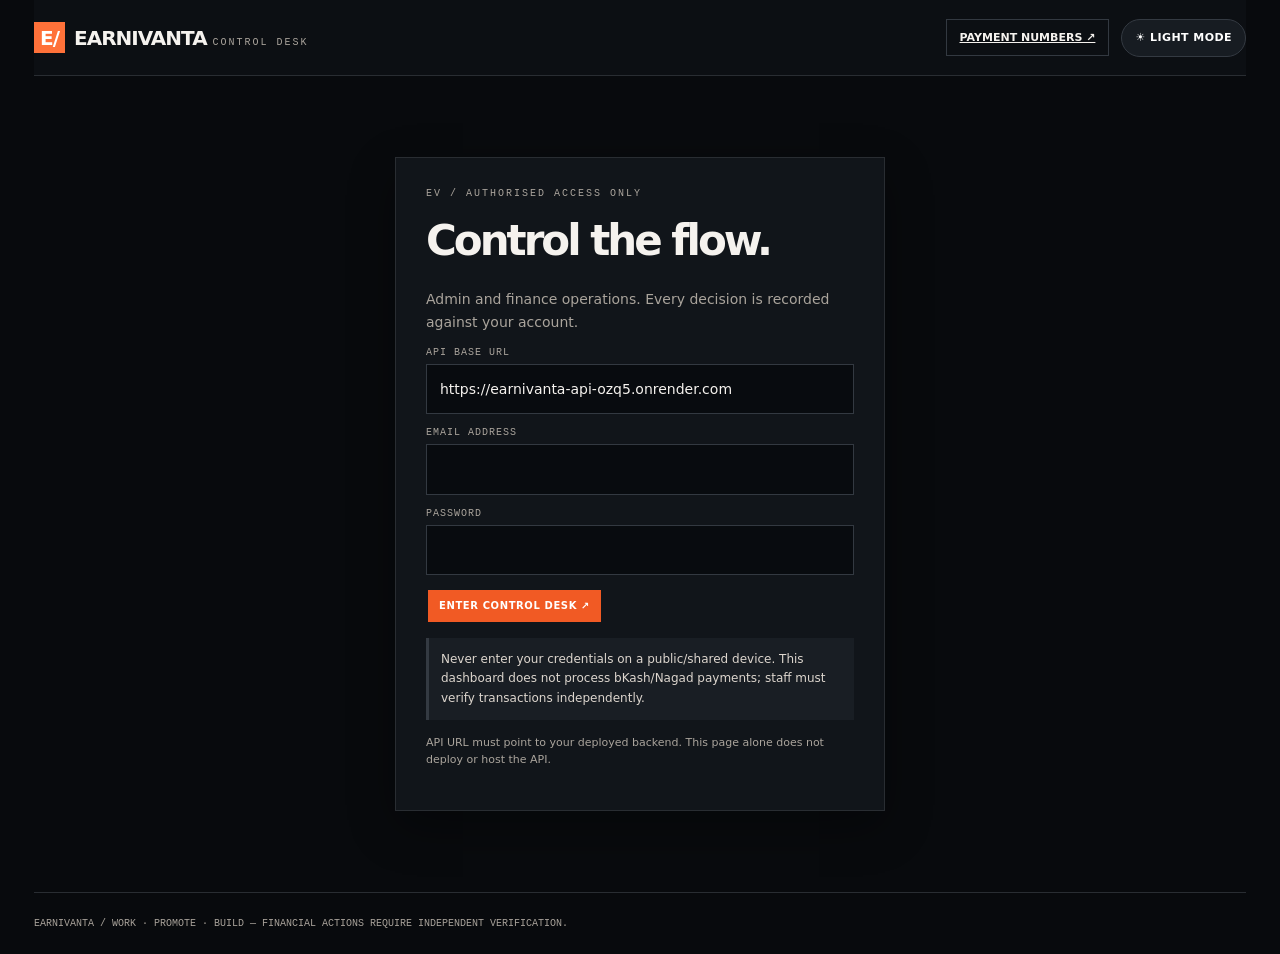
<file: finance.html>
<!doctype html>
<html lang="en"><head><meta charset="utf-8"><meta name="viewport" content="width=device-width,initial-scale=1"><meta name="theme-color" content="#101629"><title>Earnivanta / Control Desk</title>
<style>
:root{--paper:#f1f2f5;--paper2:#e5e8ef;--ink:#101629;--muted:#596176;--red:#3548e8;--acid:#f2b84b;--line:#c8cdd8;--dark:#101629}*{box-sizing:border-box}body{margin:0;background:var(--paper);color:var(--ink);font:14px/1.6 "Segoe UI",system-ui,"Noto Sans Bengali",sans-serif}button,input,select{font:inherit}button{cursor:pointer}.frame{max-width:1440px;margin:auto;padding:0 34px}.top{height:76px;border-bottom:1px solid var(--ink);display:flex;align-items:center;justify-content:space-between}.brand{font-weight:900;font-size:20px;letter-spacing:-1px}.brand i{display:inline-grid;place-items:center;width:31px;height:31px;background:var(--red);color:white;font-style:normal;margin-right:9px}.tag{font:10px monospace;letter-spacing:2px;color:var(--red)}.topright{display:flex;gap:12px;align-items:center}.quiet{border:1px solid var(--ink);background:none;padding:9px 13px;font-size:11px;font-weight:bold}.layout{display:grid;grid-template-columns:230px 1fr;gap:34px;padding:34px 0}.side{border-right:1px solid var(--line);padding-right:20px}.side h2{font-size:10px;letter-spacing:2px;color:var(--muted);font-family:monospace}.side button{display:block;width:100%;text-align:left;padding:13px 12px;margin:5px 0;border:0;background:transparent;color:var(--ink);font-weight:bold}.side button.active{background:var(--ink);color:var(--paper)}.side button span{color:var(--red);font:10px monospace;margin-right:9px}.main{min-width:0}.head{display:flex;justify-content:space-between;align-items:end;gap:20px;margin-bottom:26px}.head h1{font-size:clamp(35px,5vw,60px);letter-spacing:-4px;line-height:.9;margin:7px 0}.head p{color:var(--muted);margin:9px 0 0}.stamp{font:10px monospace;border:1px solid var(--ink);padding:8px 10px;white-space:nowrap}.stats{display:grid;grid-template-columns:repeat(3,1fr);gap:12px;margin-bottom:22px}.stat{border:1px solid var(--line);padding:17px;background:#f5f1e8}.stat small{display:block;font:10px monospace;color:var(--muted);letter-spacing:1px}.stat strong{font-size:27px;letter-spacing:-1px;display:block;margin-top:8px}.panel{border-top:2px solid var(--ink);margin:22px 0 32px}.panelhead{display:flex;justify-content:space-between;align-items:center;padding:13px 0}.panelhead h2{font-size:19px;letter-spacing:-.6px;margin:0}.panelhead small{font:10px monospace;color:var(--muted)}.tablewrap{overflow:auto;border:1px solid var(--line)}table{width:100%;border-collapse:collapse;min-width:650px}th,td{text-align:left;padding:13px 12px;border-bottom:1px solid var(--line);vertical-align:top}th{font:10px monospace;text-transform:uppercase;letter-spacing:1px;background:var(--paper2)}td{font-size:12px}td strong{font-size:13px}.muted{color:var(--muted)}.pill{display:inline-block;padding:4px 7px;background:var(--paper2);font:10px monospace}.btn{border:0;background:var(--ink);color:var(--paper);padding:8px 11px;font-size:10px;font-weight:900;letter-spacing:.6px;margin:2px}.btn.red{background:var(--red)}.btn.line{background:transparent;color:var(--ink);border:1px solid var(--ink)}.btn:disabled{opacity:.4;cursor:not-allowed}.empty{padding:24px;text-align:center;color:var(--muted);font:12px monospace}.login{max-width:490px;margin:9vh auto;border:1px solid var(--ink);padding:30px;background:#f5f1e8}.login h1{font-size:42px;letter-spacing:-3px;margin:8px 0}.field{display:block;margin:13px 0}.field label{display:block;font:10px monospace;letter-spacing:1px;margin-bottom:6px}.field input,.field select{width:100%;padding:13px;border:1px solid var(--line);background:transparent;color:var(--ink)}.notice{padding:12px;border-left:3px solid var(--red);background:var(--paper2);font-size:12px;margin:14px 0}.hidden{display:none!important}.toast{position:fixed;right:20px;bottom:20px;background:var(--ink);color:var(--paper);padding:13px 17px;max-width:min(420px,calc(100% - 40px));z-index:5}.config{display:flex;gap:8px;align-items:center;flex-wrap:wrap}.config input{padding:8px;border:1px solid var(--line);background:transparent;min-width:230px}.foot{font:10px monospace;color:var(--muted);padding:25px 0;border-top:1px solid var(--line)}@media(max-width:850px){.frame{padding:0 17px}.layout{grid-template-columns:1fr;gap:15px}.side{border-right:0;border-bottom:1px solid var(--line);display:flex;overflow:auto;padding:0 0 10px}.side h2{display:none}.side button{white-space:nowrap;width:auto}.stats{grid-template-columns:1fr 1fr}.head{align-items:start;flex-direction:column}}@media(max-width:480px){.stats{grid-template-columns:1fr}.top{height:65px}}

:root{--red:#f04b16;--blue:#f04b16;--acid:#ffd45c;--amber:#ffd45c}.settings-trigger{border:1px solid var(--line);background:transparent;color:var(--ink);padding:9px 11px;font-weight:900;margin-right:8px}.settings-pop{display:none;position:absolute;right:24px;top:62px;z-index:30;background:var(--paper);color:var(--ink);border:1px solid var(--line);padding:15px;width:220px}.settings-pop.open{display:block}.settings-pop button{width:100%;padding:10px;margin:4px 0;background:transparent;color:inherit;border:1px solid var(--line);text-align:left}body[data-theme=dark]{--paper:#101318;--paper2:#1b2028;--ink:#f3f4f6;--muted:#a8b0bf;--line:#343b47;background:var(--paper);color:var(--ink)}body[data-theme=dark] .login,body[data-theme=dark] .panel,body[data-theme=dark] .stat,body[data-theme=dark] .card{background:#1b2028;color:var(--ink)}body[data-theme=dark] input,body[data-theme=dark] textarea,body[data-theme=dark] select{background:#11161d;color:var(--ink);border-color:var(--line)}
</style><link rel="stylesheet" href="./theme.css?v=1"></head><body>
<div class="frame"><header class="top"><div class="brand"><i>E/</i>EARNIVANTA <span class="tag">CONTROL DESK</span></div><div class="topright"><span id="who" class="muted"></span><a class="quiet" href="./payment-settings.html">PAYMENT NUMBERS ↗</a><button class="quiet hidden" id="logout">SIGN OUT ↗</button></div></header>
<section id="login" class="login"><div class="tag">EV / AUTHORISED ACCESS ONLY</div><h1>Control the flow.</h1><p class="muted">Admin and finance operations. Every decision is recorded against your account.</p><div class="field"><label>API BASE URL</label><input id="api" placeholder="https://your-api-host.example" value="https://earnivanta-api-ozq5.onrender.com"></div><div class="field"><label>EMAIL ADDRESS</label><input id="email" type="email" autocomplete="username"></div><div class="field"><label>PASSWORD</label><input id="password" type="password" autocomplete="current-password"></div><button class="btn red" id="loginBtn">ENTER CONTROL DESK ↗</button><div class="notice">Never enter your credentials on a public/shared device. This dashboard does not process bKash/Nagad payments; staff must verify transactions independently.</div><p class="muted" style="font-size:11px">API URL must point to your deployed backend. This page alone does not deploy or host the API.</p></section>
<div id="desk" class="layout hidden"><aside class="side"><h2>OPERATIONS / 01</h2><button class="active" data-tab="overview"><span>00</span>Overview</button><button data-tab="deposits"><span>01</span>Deposit review</button><button data-tab="withdrawals"><span>02</span>Withdrawals</button><button data-tab="campaigns"><span>03</span>Campaign budgets</button></aside><main class="main"><div class="head"><div><div class="tag">EARNIVANTA / OPERATIONS</div><h1 id="title">Overview.</h1><p id="subtitle">A live view of money movement and review queues.</p></div><div class="stamp" id="stamp">SYNC / READY</div></div><div class="config"><input id="apiEdit" aria-label="API base URL"><button class="btn line" id="saveApi">UPDATE API URL</button><button class="btn" id="refresh">↻ REFRESH DATA</button></div><div id="content"></div></main></div><footer class="foot">EARNIVANTA / WORK · PROMOTE · BUILD — FINANCIAL ACTIONS REQUIRE INDEPENDENT VERIFICATION.</footer></div><div id="toast" class="toast hidden"></div>
<script>
const $=id=>document.getElementById(id);let token="",profile=null,base="";
const money=n=>"৳"+(Number(n||0)/100).toLocaleString("en-BD",{minimumFractionDigits:2,maximumFractionDigits:2});
function msg(s){$("toast").textContent=s;$("toast").classList.remove("hidden");setTimeout(()=>$("toast").classList.add("hidden"),4200)}
function apiUrl(path){return base.replace(/\/$/,"")+path}
async function call(path,method="GET",body){const r=await fetch(apiUrl(path),{method,headers:{"Content-Type":"application/json","Authorization":"Bearer "+token},...(body?{body:JSON.stringify(body)}:{})});const d=await r.json().catch(()=>({detail:"Invalid server response"}));if(!r.ok)throw Error(d.detail||("Request failed ("+r.status+")"));return d}
async function completeAdminAuth(d){
 if(d.mfa_setup_required){
  const setup=await call("/api/v1/auth/mfa/initial-setup","POST",{setup_token:d.setup_token});
  try{await navigator.clipboard.writeText(setup.secret);alert("ADMIN MFA REQUIRED\\n\\nAuthenticator secret copied. Add it manually to your authenticator app.\\n\\nSecret: "+setup.secret)}catch(_){alert("ADMIN MFA REQUIRED\\n\\nAdd this secret to your authenticator app:\\n"+setup.secret)}
  const code=prompt("Enter the current 6-digit authenticator code to enable MFA:");
  if(!code)throw Error("MFA setup was not completed. Sign in again to continue.");
  const enabled=await call("/api/v1/auth/mfa/initial-enable","POST",{setup_token:d.setup_token,code:code.trim()});
  try{await navigator.clipboard.writeText(enabled.recovery_codes.join("\\n"))}catch(_){}
  alert("MFA enabled. Save these one-time recovery codes offline:\\n\\n"+enabled.recovery_codes.join("\\n"));
  throw Error("Admin MFA enabled. Sign in again with your authenticator code.");
 }
 if(d.mfa_required){
  const code=prompt("Enter your 6-digit authenticator code (or one-time recovery code):");
  if(!code)throw Error("Authenticator code is required.");
  return await call("/api/v1/auth/mfa/verify","POST",{challenge_token:d.challenge_token,code:code.trim()});
 }
 return d;
}
$("loginBtn").onclick=async()=>{try{base=$("api").value.trim().replace(/\/$/,"");if(!/^https?:\/\//.test(base))throw Error("Enter the full API URL, including https://");const r=await fetch(apiUrl("/api/v1/auth/login"),{method:"POST",headers:{"Content-Type":"application/json"},body:JSON.stringify({email:$("email").value,password:$("password").value})});let d=await r.json();if(!r.ok)throw Error(d.detail||"Login failed");d=await completeAdminAuth(d);token=d.access_token;profile=d.user;if(!["admin","finance"].includes(profile.role)){token="";throw Error("This control desk is for Admin/Finance accounts only.");}$("login").classList.add("hidden");$("desk").classList.remove("hidden");$("logout").classList.remove("hidden");$("who").textContent=profile.display_name+" / "+profile.role.toUpperCase();$("apiEdit").value=base;await load("overview");}catch(e){msg(e.message)}};
$("logout").onclick=()=>{token="";profile=null;$("desk").classList.add("hidden");$("login").classList.remove("hidden");$("logout").classList.add("hidden");$("who").textContent="";$("password").value=""};
$("saveApi").onclick=()=>{const v=$("apiEdit").value.trim().replace(/\/$/,"");if(!/^https?:\/\//.test(v)){msg("Enter a valid API URL");return}base=v;$("api").value=v;msg("API URL updated for this session")};
$("refresh").onclick=()=>load(document.querySelector("[data-tab].active")?.dataset.tab||"overview");
document.querySelectorAll("[data-tab]").forEach(b=>b.onclick=()=>{document.querySelectorAll("[data-tab]").forEach(x=>x.classList.toggle("active",x===b));load(b.dataset.tab)});
const esc=s=>String(s??"").replace(/[&<>"']/g,c=>({"&":"&amp;","<":"&lt;",">":"&gt;",'"':"&quot;","'":"&#39;"}[c]));
function table(headers,rows){return '<div class="tablewrap"><table><thead><tr>'+headers.map(x=>'<th>'+x+'</th>').join("")+'</tr></thead><tbody>'+(rows.length?rows.join(""):'<tr><td colspan="'+headers.length+'" class="empty">NO RECORDS IN THIS QUEUE</td></tr>')+'</tbody></table></div>'}
function stat(label,value){return '<div class="stat"><small>'+label+'</small><strong>'+value+'</strong></div>'}
async function load(tab){const titles={overview:["Overview.","A live view of money movement and review queues."],deposits:["Deposit review.","Verify incoming payment claims against your merchant records."],withdrawals:["Withdrawal desk.","Process reserved balances only after payout is independently completed."],campaigns:["Campaign budgets.","Inspect campaign escrow and released reward spend."]};$("title").textContent=titles[tab][0];$("subtitle").textContent=titles[tab][1];$("stamp").textContent="SYNC / "+new Date().toLocaleTimeString();$("content").innerHTML='<div class="empty">LOADING / FETCHING LIVE RECORDS…</div>';try{
if(tab==="deposits"||tab==="overview"){var deposits=await call("/api/v1/admin/deposits")}
if(tab==="withdrawals"||tab==="overview"){var withdrawals=await call("/api/v1/admin/withdrawals")}
if(tab==="campaigns"||tab==="overview"){var campaigns=await call("/api/v1/campaigns");}
if(tab==="overview"){$("content").innerHTML='<div class="stats">'+stat("PENDING DEPOSITS",deposits.length)+stat("PENDING WITHDRAWALS",withdrawals.length)+stat("VISIBLE CAMPAIGNS",campaigns.length)+'</div><div class="panel"><div class="panelhead"><h2>Incoming payment claims</h2><small>QUEUE / 01</small></div>'+table(["ID / ADVERTISER","AMOUNT","METHOD","REFERENCE"],deposits.slice(0,5).map(d=>'<tr><td><strong>#'+d.id+' / '+esc(d.advertiser_name)+'</strong></td><td>'+money(d.amount_minor)+'</td><td>'+esc(d.method)+'</td><td>'+esc(d.payment_reference)+'</td></tr>'))+'</div><div class="panel"><div class="panelhead"><h2>Withdrawal requests</h2><small>QUEUE / 02</small></div>'+table(["ID / USER","AMOUNT","STATUS","REQUESTED"],withdrawals.slice(0,5).map(w=>'<tr><td><strong>#'+w.id+' / '+esc(w.user_name)+'</strong></td><td>'+money(w.amount_minor)+'</td><td><span class="pill">'+esc(w.status)+'</span></td><td>'+esc((w.created_at||"").slice(0,10))+'</td></tr>'))+'</div>'}
if(tab==="deposits"){$("content").innerHTML='<div class="notice">Check the actual bKash/Nagad/bank merchant transaction history, amount and reference. A screenshot is supporting evidence only; never approve from the screenshot alone.</div>'+table(["REQUEST","AMOUNT","METHOD","TRANSACTION REF","PROOF","ACTION"],deposits.map(d=>'<tr><td><strong>#'+d.id+' / '+esc(d.advertiser_name)+'</strong><br><span class="muted">User #'+d.advertiser_id+'</span></td><td>'+money(d.amount_minor)+'</td><td>'+esc(d.method)+'</td><td>'+esc(d.payment_reference)+'</td><td>'+(d.proof_image_data?'<a href="'+esc(d.proof_image_data)+'" target="_blank" rel="noopener">VIEW PROOF ↗</a>':'NOT ATTACHED')+'</td><td><button class="btn" data-deposit="'+d.id+'" data-decision="verify">VERIFY + CREDIT</button><button class="btn red" data-deposit="'+d.id+'" data-decision="reject">REJECT</button></td></tr>'))}
if(tab==="withdrawals"){$("content").innerHTML='<div class="notice">Only mark PAID after the payout has actually been sent. Enter its real transaction reference. Rejecting a request releases the reserved balance back to the user.</div>'+table(["REQUEST / USER","AMOUNT","DATE","ACTION"],withdrawals.map(w=>'<tr><td><strong>#'+w.id+' / '+esc(w.user_name)+'</strong><br><span class="muted">User #'+w.user_id+'</span></td><td>'+money(w.amount_minor)+'</td><td>'+esc((w.created_at||"").slice(0,10))+'</td><td><button class="btn" data-withdraw="'+w.id+'" data-decision="pay">MARK PAID</button><button class="btn red" data-withdraw="'+w.id+'" data-decision="reject">REJECT / RELEASE</button></td></tr>'))}
if(tab==="campaigns"){const rows=await Promise.all(campaigns.map(async c=>{try{const b=await call("/api/v1/campaigns/"+c.id+"/budget");return '<tr><td><strong>#'+c.id+' / '+esc(c.title)+'</strong><br><span class="muted">'+esc(c.status)+'</span></td><td>'+money(b.escrow_balance_minor)+'</td><td>'+money(b.spent_minor)+'</td><td>'+esc(c.objective)+'</td></tr>'}catch(e){return '<tr><td>#'+c.id+' / '+esc(c.title)+'</td><td colspan="3" class="muted">Budget unavailable for this role</td></tr>'}}));$("content").innerHTML=table(["CAMPAIGN","ESCROW REMAINING","REWARD SPENT","OBJECTIVE"],rows)}
$("content").querySelectorAll("[data-deposit]").forEach(b=>b.onclick=async()=>{const id=b.dataset.deposit,decision=b.dataset.decision;let note=prompt("Staff note (optional):","");if(note===null)return;try{await call("/api/v1/admin/deposits/"+id+"/review","POST",{decision,staff_note:note});msg(decision==="verify"?"Deposit verified and credited.":"Deposit rejected.");await load("deposits")}catch(e){msg(e.message)}});
function choosePayoutProof(){return new Promise(resolve=>{const input=document.createElement("input");input.type="file";input.accept="image/jpeg,image/png,image/webp";input.onchange=()=>{const file=input.files&&input.files[0];if(!file){resolve(null);return}if(file.size>1000000){msg("Proof image must be 1 MB or smaller.");resolve(null);return}const reader=new FileReader();reader.onload=()=>resolve(String(reader.result||""));reader.onerror=()=>{msg("Could not read the proof image.");resolve(null)};reader.readAsDataURL(file)};input.oncancel=()=>resolve(null);input.click()})}
$("content").querySelectorAll("[data-withdraw]").forEach(b=>b.onclick=async()=>{const id=b.dataset.withdraw,decision=b.dataset.decision;let reference=null,proof=null;if(decision==="pay"){reference=prompt("Enter the actual payout transaction reference:");if(!reference)return;if(reference.trim().length<4){msg("Reference is too short");return}proof=await choosePayoutProof();if(!proof)return}const note=prompt("Staff note (optional):","");if(note===null)return;try{await call("/api/v1/admin/withdrawals/"+id+"/process","POST",{decision,payout_reference:reference,payout_proof_image:proof,staff_note:note});msg("Withdrawal request processed.");await load("withdrawals")}catch(e){msg(e.message)}});
}catch(e){$("content").innerHTML='<div class="notice">Could not load records: '+esc(e.message)+'</div>';msg(e.message)}}
</script><script>(function(){const b=document.body;b.dataset.theme=localStorage.getItem("ev_theme")||"light";let l=localStorage.getItem("ev_lang")||"en";const p=document.getElementById("settingsPop");document.getElementById("settingsTrigger").onclick=()=>p.classList.toggle("open");document.getElementById("themeToggle").onclick=()=>{b.dataset.theme=b.dataset.theme==="dark"?"light":"dark";localStorage.setItem("ev_theme",b.dataset.theme)};const dict={"SIGN OUT":"সাইন আউট","Payment routes.":"পেমেন্ট মাধ্যম।","Choose where payments land.":"পেমেন্ট কোথায় যাবে নির্বাচন করুন।","Saved destinations":"সংরক্ষিত মাধ্যম","Overview.":"সংক্ষিপ্ত চিত্র।","Deposit review.":"ডিপোজিট পর্যালোচনা।","Withdrawal desk.":"উত্তোলন ব্যবস্থাপনা।","Campaign budgets.":"ক্যাম্পেইন বাজেট।","REFRESH DATA":"তথ্য রিফ্রেশ","OPEN SETTINGS ↗":"সেটিংস খুলুন ↗"};const originals=new WeakMap();document.getElementById("languageToggle").onclick=()=>{l=l==="en"?"bn":"en";localStorage.setItem("ev_lang",l);document.querySelectorAll("h1,h2,h3,button,.tag,.foot").forEach(e=>{if(!originals.has(e))originals.set(e,e.textContent.trim());const v=originals.get(e);e.textContent=l==="bn"?(dict[v]||v):v})}})();</script><script src="./theme.js?v=1"></script></body></html>
</file>
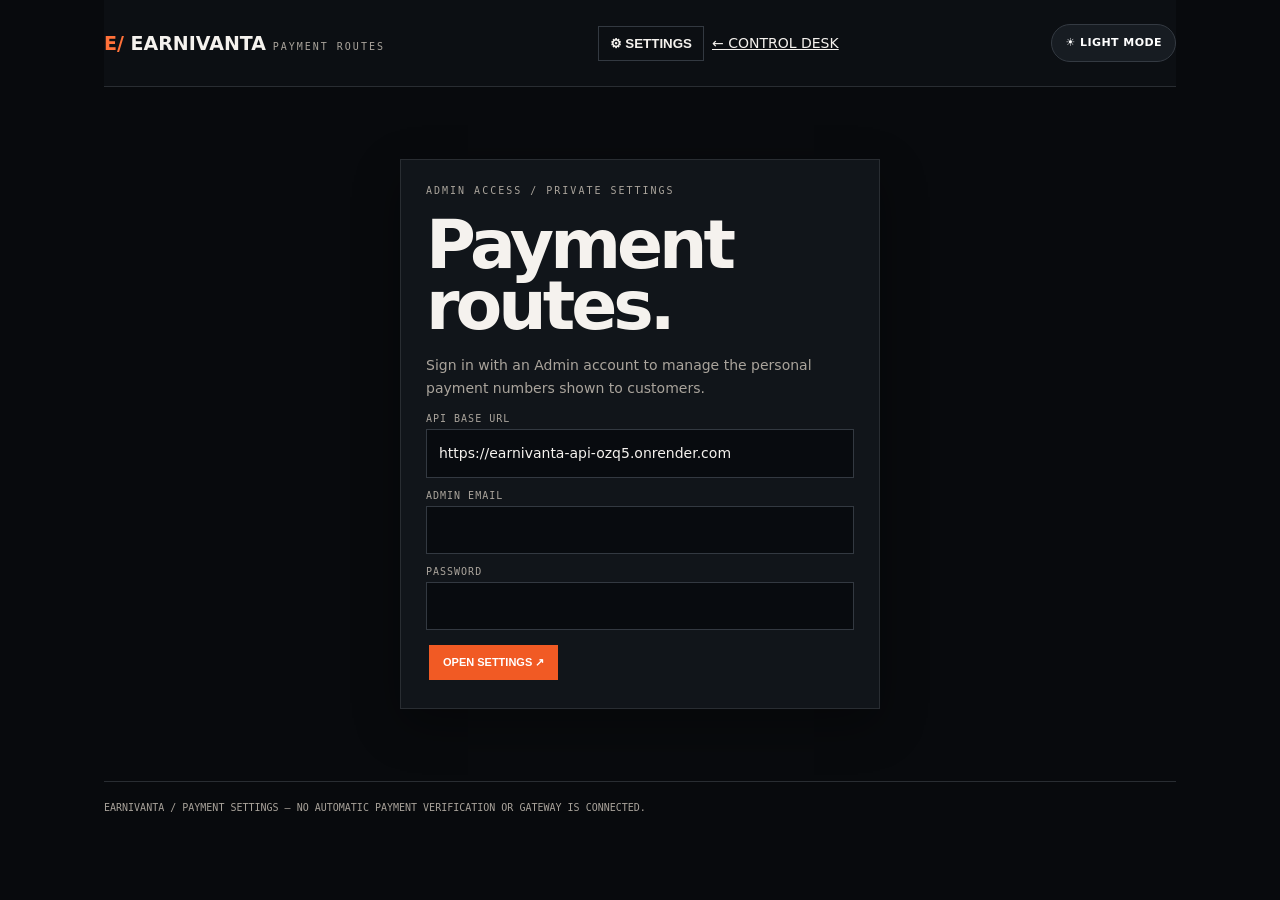
<file: payment-settings.html>
<!doctype html>
<html lang="en"><head><meta charset="utf-8"><meta name="viewport" content="width=device-width,initial-scale=1"><meta name="theme-color" content="#101629"><title>Earnivanta / Payment Routes</title>
<style>
:root{--paper:#f1f2f5;--paper2:#e5e8ef;--ink:#101629;--muted:#596176;--red:#3548e8;--acid:#f2b84b;--line:#c8cdd8}*{box-sizing:border-box}body{margin:0;background:var(--paper);color:var(--ink);font:14px/1.6 "Segoe UI",system-ui,"Noto Sans Bengali",sans-serif}.wrap{max-width:1120px;margin:auto;padding:0 24px}.top{display:flex;justify-content:space-between;align-items:center;padding:24px 0;border-bottom:1px solid var(--ink)}.brand{font-weight:900;font-size:19px}.tag{font:10px monospace;letter-spacing:2px;color:var(--red)}a{color:var(--ink)}h1{font-size:clamp(38px,6vw,68px);letter-spacing:-4px;line-height:.9;margin:18px 0}p{color:var(--muted)}.grid{display:grid;grid-template-columns:360px 1fr;gap:28px;padding:30px 0}.panel{border-top:2px solid var(--ink);padding-top:16px}.field{margin:12px 0}.field label{display:block;font:10px monospace;letter-spacing:1px;margin-bottom:5px}.field input,.field select,.field textarea{width:100%;padding:12px;border:1px solid var(--line);background:transparent;color:var(--ink);font:inherit}.field textarea{min-height:75px;resize:vertical}.btn{border:0;background:var(--ink);color:var(--paper);padding:11px 14px;font-weight:bold;font-size:11px;cursor:pointer;margin:3px}.btn.red{background:var(--red)}.btn.line{background:transparent;color:var(--ink);border:1px solid var(--ink)}.note{background:var(--paper2);border-left:3px solid var(--red);padding:12px;font-size:12px;margin:15px 0}.login{max-width:480px;margin:8vh auto;padding:25px;border:1px solid var(--ink);background:#f5f1e8}.hidden{display:none!important}.cards{display:grid;grid-template-columns:repeat(auto-fit,minmax(245px,1fr));gap:12px}.card{border:1px solid var(--line);padding:17px;background:#f5f1e8}.card h3{margin:5px 0;font-size:20px}.number{font-size:24px;font-weight:bold;letter-spacing:-1px;overflow-wrap:anywhere}.meta{font:10px monospace;color:var(--muted);letter-spacing:1px}.status{display:inline-block;padding:4px 7px;background:var(--paper2);font:10px monospace}.actions{margin-top:14px}.toast{position:fixed;bottom:18px;right:18px;background:var(--ink);color:var(--paper);padding:13px;max-width:90vw}.foot{border-top:1px solid var(--line);padding:20px 0;font:10px monospace;color:var(--muted)}@media(max-width:800px){.grid{grid-template-columns:1fr}.wrap{padding:0 16px}}

:root{--red:#f04b16;--blue:#f04b16;--acid:#ffd45c;--amber:#ffd45c}.settings-trigger{border:1px solid var(--line);background:transparent;color:var(--ink);padding:9px 11px;font-weight:900;margin-right:8px}.settings-pop{display:none;position:absolute;right:24px;top:62px;z-index:30;background:var(--paper);color:var(--ink);border:1px solid var(--line);padding:15px;width:220px}.settings-pop.open{display:block}.settings-pop button{width:100%;padding:10px;margin:4px 0;background:transparent;color:inherit;border:1px solid var(--line);text-align:left}body[data-theme=dark]{--paper:#101318;--paper2:#1b2028;--ink:#f3f4f6;--muted:#a8b0bf;--line:#343b47;background:var(--paper);color:var(--ink)}body[data-theme=dark] .login,body[data-theme=dark] .panel,body[data-theme=dark] .stat,body[data-theme=dark] .card{background:#1b2028;color:var(--ink)}body[data-theme=dark] input,body[data-theme=dark] textarea,body[data-theme=dark] select{background:#11161d;color:var(--ink);border-color:var(--line)}
</style><link rel="stylesheet" href="./theme.css?v=1"></head><body><div class="wrap"><header class="top"><div class="brand"><span style="color:var(--red)">E/</span> EARNIVANTA <span class="tag">PAYMENT ROUTES</span></div><div><button class="settings-trigger" id="settingsTrigger">⚙ SETTINGS</button><div class="settings-pop" id="settingsPop"><b>Display settings</b><button id="themeToggle">◐ Dark / Light mode</button><button id="languageToggle">বাংলা / English</button></div><a href="./finance.html">← CONTROL DESK</a> <button id="logout" class="btn line hidden">SIGN OUT</button></div></header>
<section id="login" class="login"><div class="tag">ADMIN ACCESS / PRIVATE SETTINGS</div><h1>Payment routes.</h1><p>Sign in with an Admin account to manage the personal payment numbers shown to customers.</p><div class="field"><label>API BASE URL</label><input id="api" placeholder="https://your-api-host.example" value="https://earnivanta-api-ozq5.onrender.com"></div><div class="field"><label>ADMIN EMAIL</label><input id="email" type="email"></div><div class="field"><label>PASSWORD</label><input id="password" type="password"></div><button class="btn red" id="loginBtn">OPEN SETTINGS ↗</button></section>
<section id="desk" class="hidden"><div style="padding:30px 0 10px"><div class="tag">CONFIGURATION / 01</div><h1>Choose where payments land.</h1><p>Add as many personal payment destinations as needed. Only active destinations appear on the public payment page.</p><div class="note">Never share admin credentials. Confirm each number and account type before activating it. Payment references still require manual verification against the actual account transaction history.</div></div><div class="grid"><div class="panel"><h2 id="formTitle">Add a payment number</h2><form id="editor"><input type="hidden" id="itemId"><div class="field"><label>PAYMENT METHOD</label><select id="method"><option value="bKash">bKash</option><option value="Nagad">Nagad</option><option value="Rocket">Rocket</option><option value="Upay">Upay</option><option value="Google Pay">Google Pay (GPay)</option><option value="Bank Transfer">Bank Transfer</option><option value="Other">Other</option><option value="__custom">＋ Add another method…</option></select><input id="customMethod" class="hidden" maxlength="24" placeholder="Enter method name (e.g. Skrill)" style="margin-top:8px" aria-label="Custom payment method"></div><div class="field"><label>DISPLAY LABEL</label><input id="label" required maxlength="80" placeholder="e.g. Main bKash"></div><div class="field"><label>ACCOUNT TYPE</label><select id="type"><option>Personal</option><option>Merchant</option><option>Agent</option><option>Bank account</option></select></div><div class="field"><label>ACCOUNT NUMBER</label><input id="number" required maxlength="40" placeholder="Enter payment number"></div><div class="field"><label>PAYMENT INSTRUCTIONS (OPTIONAL)</label><textarea id="instructions" maxlength="500" placeholder="e.g. Use Send Money and include your account email in reference"></textarea></div><div class="field"><label>DISPLAY ORDER</label><input id="sort" type="number" min="0" max="10000" value="0"></div><div class="field"><label><input id="active" type="checkbox" checked> Active — show on payment page</label></div><button class="btn red" type="submit" id="save">SAVE DESTINATION ↗</button><button class="btn line" type="button" id="clear">CLEAR</button></form></div><div class="panel"><div style="display:flex;justify-content:space-between;align-items:center;gap:10px"><h2>Saved destinations</h2><button class="btn line" id="refresh">↻ REFRESH</button></div><div id="cards" class="cards"><p>Loading destinations…</p></div></div></div></section><footer class="foot">EARNIVANTA / PAYMENT SETTINGS — NO AUTOMATIC PAYMENT VERIFICATION OR GATEWAY IS CONNECTED.</footer></div><div id="toast" class="toast hidden"></div>
<script>
const $=id=>document.getElementById(id);let token="",base="";
function msg(t){$("toast").textContent=t;$("toast").classList.remove("hidden");setTimeout(()=>$("toast").classList.add("hidden"),4000)}
const esc=s=>String(s??"").replace(/[&<>"']/g,c=>({"&":"&amp;","<":"&lt;",">":"&gt;",'"':"&quot;","'":"&#39;"}[c]));
function url(p){return base.replace(/\/$/,"")+p}
async function call(p,m="GET",data){const r=await fetch(url(p),{method:m,headers:{"Content-Type":"application/json","Authorization":"Bearer "+token},...(data?{body:JSON.stringify(data)}:{})});const d=await r.json().catch(()=>({detail:"Invalid server response"}));if(!r.ok)throw Error(d.detail||"Request failed");return d}
async function completeAdminAuth(d){
 if(d.mfa_setup_required){
  const setup=await call("/api/v1/auth/mfa/initial-setup","POST",{setup_token:d.setup_token});
  try{await navigator.clipboard.writeText(setup.secret);alert("ADMIN MFA REQUIRED\\n\\nAuthenticator secret copied. Add it manually to your authenticator app.\\n\\nSecret: "+setup.secret)}catch(_){alert("ADMIN MFA REQUIRED\\n\\nAdd this secret to your authenticator app:\\n"+setup.secret)}
  const code=prompt("Enter the current 6-digit authenticator code to enable MFA:");
  if(!code)throw Error("MFA setup was not completed. Sign in again to continue.");
  const enabled=await call("/api/v1/auth/mfa/initial-enable","POST",{setup_token:d.setup_token,code:code.trim()});
  try{await navigator.clipboard.writeText(enabled.recovery_codes.join("\\n"))}catch(_){}
  alert("MFA enabled. Save these one-time recovery codes offline:\\n\\n"+enabled.recovery_codes.join("\\n"));
  throw Error("Admin MFA enabled. Sign in again with your authenticator code.");
 }
 if(d.mfa_required){
  const code=prompt("Enter your 6-digit authenticator code (or one-time recovery code):");
  if(!code)throw Error("Authenticator code is required.");
  return await call("/api/v1/auth/mfa/verify","POST",{challenge_token:d.challenge_token,code:code.trim()});
 }
 return d;
}
$("loginBtn").onclick=async()=>{try{base=$("api").value.trim().replace(/\/$/,"");if(!/^https?:\/\//.test(base))throw Error("Enter the deployed API URL");const r=await fetch(url("/api/v1/auth/login"),{method:"POST",headers:{"Content-Type":"application/json"},body:JSON.stringify({email:$("email").value,password:$("password").value})});let d=await r.json();if(!r.ok)throw Error(d.detail||"Login failed");d=await completeAdminAuth(d);token=d.access_token;if(d.user.role!=="admin"){token="";throw Error("Only Admin can manage payment destinations")}$("login").classList.add("hidden");$("desk").classList.remove("hidden");$("logout").classList.remove("hidden");await load()}catch(e){msg(e.message)}};
$("logout").onclick=()=>{token="";$("desk").classList.add("hidden");$("login").classList.remove("hidden");$("logout").classList.add("hidden");$("password").value=""};
function clearForm(){$("editor").reset();$("itemId").value="";$("sort").value="0";$("active").checked=true;$("formTitle").textContent="Add a payment number";$("save").textContent="SAVE DESTINATION ↗"}
$("clear").onclick=clearForm;
function syncMethod(){const custom=$("method").value==="__custom";$("customMethod").classList.toggle("hidden",!custom);if(custom)$("customMethod").focus()}
$("method").onchange=syncMethod;
$("editor").onsubmit=async e=>{e.preventDefault();const id=$("itemId").value;const method=$("method").value==="__custom"?$("customMethod").value.trim():$("method").value;if(!method||method==="__custom"){msg("Enter a payment method name");return}const body={method,label:$("label").value.trim(),account_type:$("type").value,account_number:$("number").value.trim(),instructions:$("instructions").value.trim()||null,sort_order:Number($("sort").value||0),active:$("active").checked};try{await call(id?"/api/v1/admin/payment-destinations/"+id:"/api/v1/admin/payment-destinations",id?"PATCH":"POST",body);msg(id?"Payment destination updated":"Payment destination added");clearForm();await load()}catch(e){msg(e.message)}};
async function load(){try{const items=await call("/api/v1/admin/payment-destinations");$("cards").innerHTML=items.length?items.map(x=>'<article class="card"><div class="meta">'+esc(x.method.toUpperCase())+' / '+esc(x.account_type.toUpperCase())+' <span class="status">'+(x.active?"ACTIVE":"HIDDEN")+'</span></div><h3>'+esc(x.label)+'</h3><div class="number">'+esc(x.account_number)+'</div><p>'+esc(x.instructions||"No extra instructions")+'</p><div class="actions"><button class="btn" data-edit="'+x.id+'">EDIT</button><button class="btn red" data-toggle="'+x.id+'" data-active="'+(!x.active)+'">'+(x.active?"HIDE":"ACTIVATE")+'</button></div></article>').join(""):'<p>No payment destinations added yet.</p>';$("cards").querySelectorAll("[data-edit]").forEach(b=>b.onclick=()=>{const x=items.find(z=>z.id===Number(b.dataset.edit));$("itemId").value=x.id;if(["bKash","Nagad","Rocket","Upay","Google Pay","Bank Transfer","Other"].includes(x.method)){$("method").value=x.method;$("customMethod").value=""}else{$("method").value="__custom";$("customMethod").value=x.method}syncMethod();$("label").value=x.label;$("type").value=x.account_type;$("number").value=x.account_number;$("instructions").value=x.instructions||"";$("sort").value=x.sort_order;$("active").checked=x.active;$("formTitle").textContent="Edit payment number #"+x.id;$("save").textContent="UPDATE DESTINATION ↗";window.scrollTo({top:0,behavior:"smooth"})});$("cards").querySelectorAll("[data-toggle]").forEach(b=>b.onclick=async()=>{try{await call("/api/v1/admin/payment-destinations/"+b.dataset.toggle,"PATCH",{active:b.dataset.active==="true"});msg("Payment destination status updated");await load()}catch(e){msg(e.message)}})}catch(e){$("cards").innerHTML='<div class="note">'+esc(e.message)+'</div>'}}
$("refresh").onclick=load;
</script><script>(function(){const b=document.body;b.dataset.theme=localStorage.getItem("ev_theme")||"light";let l=localStorage.getItem("ev_lang")||"en";const p=document.getElementById("settingsPop");document.getElementById("settingsTrigger").onclick=()=>p.classList.toggle("open");document.getElementById("themeToggle").onclick=()=>{b.dataset.theme=b.dataset.theme==="dark"?"light":"dark";localStorage.setItem("ev_theme",b.dataset.theme)};const dict={"SIGN OUT":"সাইন আউট","Payment routes.":"পেমেন্ট মাধ্যম।","Choose where payments land.":"পেমেন্ট কোথায় যাবে নির্বাচন করুন।","Saved destinations":"সংরক্ষিত মাধ্যম","Overview.":"সংক্ষিপ্ত চিত্র।","Deposit review.":"ডিপোজিট পর্যালোচনা।","Withdrawal desk.":"উত্তোলন ব্যবস্থাপনা।","Campaign budgets.":"ক্যাম্পেইন বাজেট।","REFRESH DATA":"তথ্য রিফ্রেশ","OPEN SETTINGS ↗":"সেটিংস খুলুন ↗"};const originals=new WeakMap();document.getElementById("languageToggle").onclick=()=>{l=l==="en"?"bn":"en";localStorage.setItem("ev_lang",l);document.querySelectorAll("h1,h2,h3,button,.tag,.foot").forEach(e=>{if(!originals.has(e))originals.set(e,e.textContent.trim());const v=originals.get(e);e.textContent=l==="bn"?(dict[v]||v):v})}})();</script><script src="./theme.js?v=1"></script></body></html>
</file>
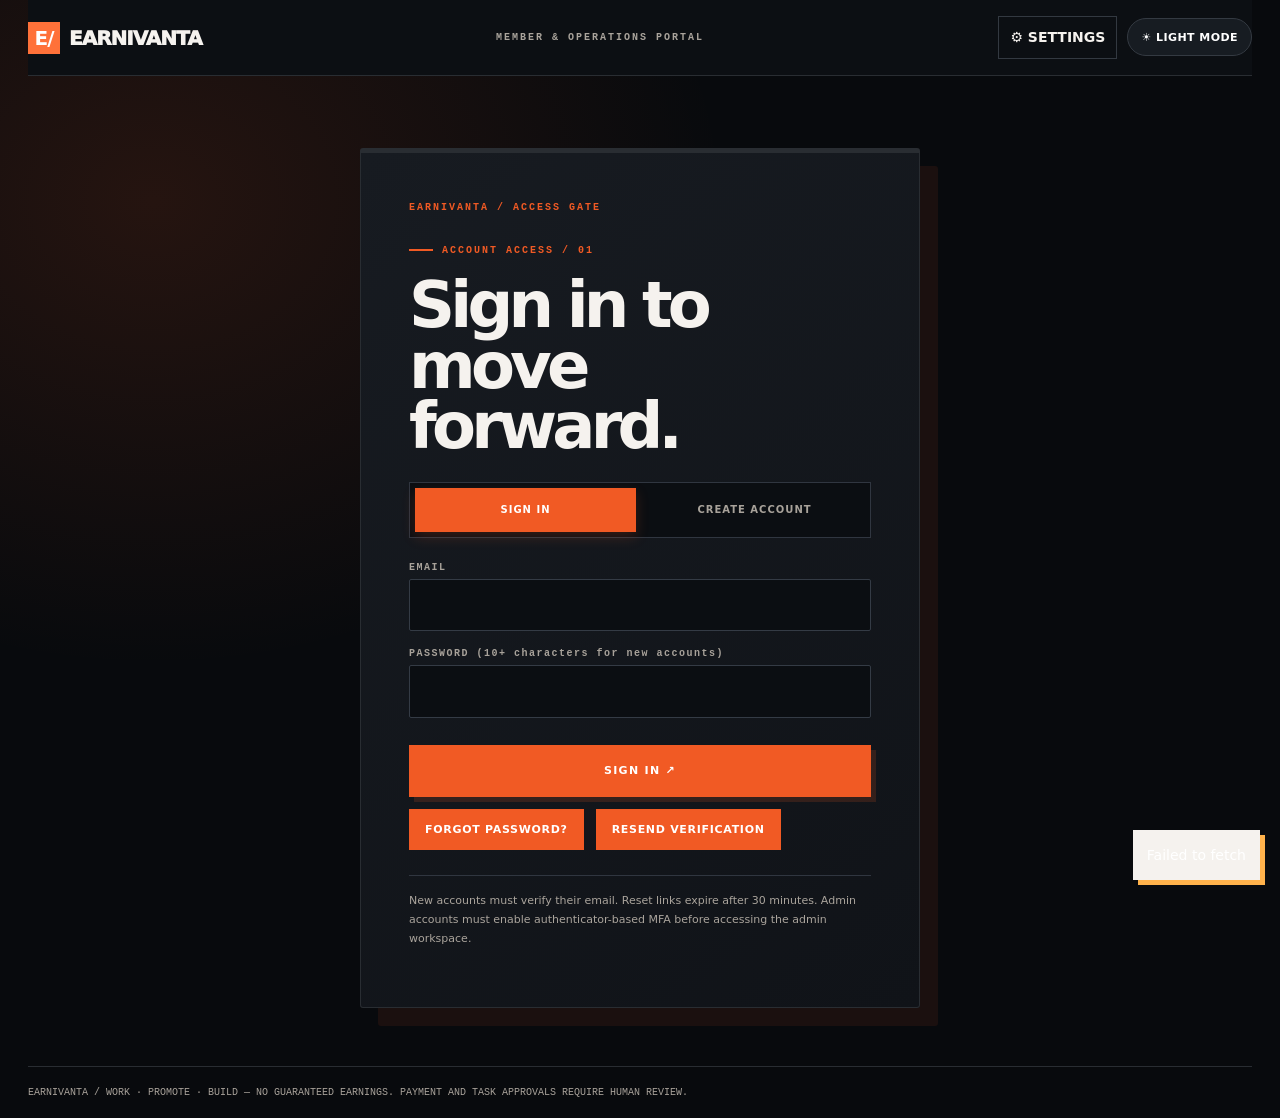
<file: portal.html>
<!doctype html>
<html lang="en"><head><meta charset="utf-8"><meta name="viewport" content="width=device-width,initial-scale=1"><meta name="theme-color" content="#101629"><title>Earnivanta / Member Portal</title>
<style>
:root{--bg:#f1f2f5;--ink:#101629;--muted:#596176;--blue:#3548e8;--amber:#f2b84b;--line:#c8cdd8;--dark:#101629;--white:#fff}*{box-sizing:border-box}body{margin:0;background:var(--bg);color:var(--ink);font:14px/1.6 "Segoe UI",system-ui,"Noto Sans Bengali",sans-serif}button,input,textarea,select{font:inherit}button{cursor:pointer}a{color:inherit;text-decoration:none}.wrap{max-width:1440px;margin:auto;padding:0 28px}.top{height:76px;display:flex;justify-content:space-between;align-items:center;border-bottom:1px solid var(--line)}.brand{font-weight:950;letter-spacing:-1px;font-size:20px}.brand b{display:inline-grid;place-items:center;background:var(--blue);color:white;width:32px;height:32px;margin-right:9px}.tag{font:800 10px monospace;letter-spacing:2px;color:var(--blue)}.btn{border:1px solid var(--blue);background:var(--blue);color:white;padding:11px 15px;font-size:11px;font-weight:900;letter-spacing:.7px}.btn.dark{background:var(--dark);border-color:var(--dark)}.btn.line{background:transparent;color:var(--ink);border-color:var(--line)}.btn.warn{background:var(--amber);border-color:var(--amber);color:var(--ink)}.hidden{display:none!important}.auth{max-width:520px;margin:8vh auto;background:white;border:1px solid var(--line);padding:30px;box-shadow:10px 10px 0 var(--amber)}h1{font-size:clamp(36px,6vw,62px);line-height:.95;letter-spacing:-.07em;margin:14px 0 12px}.muted{color:var(--muted)}.field{margin:13px 0}.field label{display:block;font:800 10px monospace;letter-spacing:1px;margin-bottom:6px}.field input,.field textarea,.field select{width:100%;border:1px solid var(--line);background:#fff;padding:12px;color:var(--ink);border-radius:2px}.field textarea{min-height:85px;resize:vertical}.row{display:flex;gap:10px;align-items:center;flex-wrap:wrap}.tabs{display:flex;gap:5px;flex-wrap:wrap;margin:20px 0}.tabs button{background:transparent;border:1px solid var(--line);padding:10px 12px;font-size:11px;font-weight:850}.tabs button.active{background:var(--ink);color:white;border-color:var(--ink)}.layout{display:grid;grid-template-columns:230px 1fr;gap:28px;padding:26px 0}.side{border-right:1px solid var(--line);padding-right:18px}.side button{display:block;width:100%;text-align:left;padding:12px;border:0;background:transparent;font-weight:800;margin:3px 0}.side button.active{background:var(--ink);color:white}.side small{display:block;color:var(--muted);font:10px monospace;margin:14px 0 6px}.main{min-width:0}.head{display:flex;justify-content:space-between;align-items:end;gap:15px;margin-bottom:20px}.head h2{font-size:42px;letter-spacing:-3px;line-height:1;margin:6px 0}.stats{display:grid;grid-template-columns:repeat(3,1fr);gap:12px}.stat,.panel,.item{background:white;border:1px solid var(--line);padding:17px}.stat small{display:block;color:var(--muted);font:10px monospace}.stat strong{display:block;font-size:25px;letter-spacing:-1px;margin-top:8px}.panel{margin:15px 0}.panel h3{margin:0 0 12px;font-size:19px;letter-spacing:-.5px}.cards{display:grid;grid-template-columns:repeat(auto-fit,minmax(240px,1fr));gap:12px}.item h4{margin:6px 0;font-size:17px}.item p{color:var(--muted);font-size:12px;white-space:pre-wrap}.meta{font:10px monospace;color:var(--blue);letter-spacing:1px}.pill{display:inline-block;padding:4px 7px;background:#edf0ff;font:10px monospace}.empty{padding:20px;border:1px dashed var(--line);color:var(--muted)}.tablewrap{overflow:auto}table{width:100%;border-collapse:collapse;min-width:580px}td,th{text-align:left;border-bottom:1px solid var(--line);padding:10px;font-size:12px}th{font:800 10px monospace;color:var(--muted)}.notice{background:#fff7e7;border-left:3px solid var(--amber);padding:12px;font-size:12px;margin:12px 0}.toast{position:fixed;bottom:20px;right:20px;max-width:min(420px,90vw);background:var(--ink);color:white;padding:14px;box-shadow:5px 5px 0 var(--amber);z-index:10}.foot{border-top:1px solid var(--line);padding:20px 0;font:10px monospace;color:var(--muted)}@media(max-width:850px){.wrap{padding:0 16px}.layout{grid-template-columns:1fr}.side{border-right:0;border-bottom:1px solid var(--line);padding:0 0 12px;display:flex;gap:4px;overflow:auto}.side button{white-space:nowrap;width:auto}.side small{display:none}.stats{grid-template-columns:1fr 1fr}.head h2{font-size:34px}}@media(max-width:520px){.auth{margin:5vh auto;padding:22px}.stats{grid-template-columns:1fr}.top{height:65px}.brand{font-size:17px}.top .tag{display:none}.layout{padding-top:12px}.side button{font-size:10px;padding:9px}.head{align-items:flex-start;flex-direction:column}}

:root{--blue:#f04b16;--amber:#ffd45c}.settings-trigger{border:1px solid var(--line);background:transparent;color:var(--ink);padding:9px 11px;font-weight:900}.settings-pop{display:none;position:absolute;right:26px;top:62px;z-index:30;width:225px;padding:15px;background:var(--white);color:var(--ink);border:1px solid var(--line);box-shadow:0 14px 40px #0002}.settings-pop.open{display:block}.settings-pop strong{display:block;margin-bottom:9px}.settings-pop button{width:100%;padding:10px;margin:4px 0;border:1px solid var(--line);background:transparent;color:inherit;text-align:left;font-weight:800}body[data-theme=dark]{--bg:#101318;--ink:#f3f4f6;--muted:#a8b0bf;--line:#343b47;--white:#1b2028;background:var(--bg);color:var(--ink)}body[data-theme=dark] .auth,body[data-theme=dark] .stat,body[data-theme=dark] .panel,body[data-theme=dark] .item,body[data-theme=dark] .settings-pop{background:#1b2028;color:var(--ink)}body[data-theme=dark] .field input,body[data-theme=dark] .field textarea,body[data-theme=dark] .field select{background:#11161d;color:var(--ink);border-color:var(--line)}body[data-theme=dark] .tabs button{color:var(--ink)}body[data-theme=dark] .tabs button.active{background:var(--blue);color:white}
\n/* Project workspace: larger, reliable touch targets */\n.side .section-label{font:800 11px/1.4 system-ui,sans-serif;letter-spacing:1.2px;color:var(--blue);padding:10px 8px 5px;margin-top:18px;border-top:1px solid var(--line)}.side .project-nav-btn{min-height:46px;padding:13px 14px;margin:7px 0;border:1px solid var(--blue);border-radius:5px;background:var(--blue);color:#fff;font-size:12px;font-weight:900;letter-spacing:.45px;text-align:center;white-space:normal;box-shadow:0 3px 0 #0002}.side .project-nav-btn:active,.campaign-start-btn:active{transform:translateY(1px)}.side .project-nav-btn[data-view="campaigns"]{background:transparent;color:var(--ink);border-color:var(--line);box-shadow:none}.campaign-start-btn{width:100%;min-height:50px;padding:15px 18px;font-size:13px;letter-spacing:.4px;border-radius:4px}.side .project-nav-btn.active{background:var(--ink);color:#fff;border-color:var(--ink)}@media(max-width:850px){.side{align-items:stretch;flex-wrap:wrap;overflow:visible}.side .section-label{display:block;flex-basis:100%;font-size:11px}.side .project-nav-btn{flex:1 1 180px;min-height:48px}.campaign-start-btn{min-height:54px;font-size:12px}}@media(max-width:520px){.side .project-nav-btn{font-size:11px;min-height:48px;padding:12px}.campaign-start-btn{width:100%;min-height:54px}}\n</style><link rel="stylesheet" href="./theme.css?v=1"><link rel="stylesheet" href="./portal-auth.css?v=1"><style>
.nav-group{margin-top:14px;border-top:1px solid var(--line);padding-top:8px}.nav-group-toggle{display:flex!important;align-items:center;justify-content:space-between;width:100%;padding:11px 9px!important;margin:0!important;border:1px solid var(--line)!important;border-radius:4px;background:var(--white)!important;color:var(--ink)!important;font:900 11px/1.4 system-ui,sans-serif!important;letter-spacing:1.1px}.nav-group-toggle:focus-visible{outline:2px solid var(--blue);outline-offset:2px}.nav-group-chevron{font-size:16px;color:var(--blue)}.nav-group-items{padding-top:5px}.nav-group-items[hidden]{display:none!important}.nav-group-items>button{display:block;width:100%;text-align:left}.nav-group-items>.project-nav-btn{text-align:center}.side .nav-group{width:100%}@media(max-width:850px){.side .nav-group{flex:1 1 100%;width:100%;margin-top:8px}.side .nav-group-toggle{min-height:42px}.side .nav-group-items{display:flex;flex-wrap:wrap;gap:4px}.side .nav-group-items[hidden]{display:none!important}.side .nav-group-items>button{flex:1 1 170px;width:auto}.side .nav-group-items>.project-nav-btn{flex:1 1 170px}}
</style></head><body><div class="wrap">
<header class="top"><a class="brand" href="./"><b>E/</b>EARNIVANTA</a><span class="tag">MEMBER & OPERATIONS PORTAL</span><div class="row"><button class="settings-trigger" id="settingsTrigger">⚙ SETTINGS</button><div class="settings-pop" id="settingsPop"><strong>Display settings</strong><button id="themeToggle">◐ Dark / Light mode</button><button id="languageToggle">বাংলা / English</button></div><button id="signout" class="btn line hidden">SIGN OUT</button></div></header>
<section id="setup" class="auth hidden"><div class="tag">CONNECTION / 00</div><h1>Connect to the Earnivanta service.</h1><p class="muted">The website is hosted separately from the API. Enter the API address supplied by the platform administrator. Do not enter a password on an untrusted link.</p><div class="field"><label>API BASE URL</label><input id="api" placeholder="https://your-api-host.example" autocomplete="url"></div><button class="btn" id="connect">SAVE CONNECTION ↗</button><p class="muted" style="font-size:11px">This connection is stored in this browser only. The API is not hosted by GitHub Pages.</p></section>
<section id="auth" class="auth"><div class="tag">ACCOUNT ACCESS / 01</div><h1 id="authTitle">Sign in to move forward.</h1><div class="tabs"><button class="active" data-auth="login">SIGN IN</button><button data-auth="register">CREATE ACCOUNT</button></div><form id="authForm"><div class="field hidden" id="nameField"><label>DISPLAY NAME</label><input id="displayName" minlength="2" maxlength="80" autocomplete="name"></div><div class="field hidden" id="referralField"><label>REFERRAL CODE (OPTIONAL)</label><input id="referralCode" maxlength="16" autocomplete="off" placeholder="Enter a friend’s referral code"></div><div class="field"><label>EMAIL</label><input id="email" type="email" required autocomplete="email"></div><div class="field"><label>PASSWORD <span id="passwordHint">(10+ characters for new accounts)</span></label><input id="password" type="password" required minlength="10" maxlength="128" autocomplete="current-password"></div><button class="btn" id="authSubmit">SIGN IN ↗</button></form><div class="row" style="display:flex;gap:12px;flex-wrap:wrap;margin-top:12px"><button class="btn line" type="button" id="forgotPassword">FORGOT PASSWORD?</button><button class="btn line" type="button" id="resendVerification">RESEND VERIFICATION</button></div><p class="muted" style="font-size:11px">New accounts must verify their email. Reset links expire after 30 minutes. Admin accounts must enable authenticator-based MFA before accessing the admin workspace.</p></section>
<div id="app" class="layout hidden"><aside class="side"><small>YOUR SPACE</small><button class="active" data-view="overview">Overview</button><button data-view="profile">My Profile</button><button data-view="tasks">Available work</button><button data-view="submissions">My submissions</button><button data-view="wallet">Wallet & withdrawals</button><button data-view="referrals">Referral program</button><button data-view="campaigns" data-role="advertiser">Campaigns</button><button data-view="funds" data-role="advertiser">Add funds</button><div class="nav-group" data-nav-group="operations"><button type="button" class="nav-group-toggle" aria-expanded="false" aria-controls="operationsNav">OPERATIONS <span class="nav-group-chevron">＋</span></button><div class="nav-group-items" id="operationsNav" hidden><button data-view="review" data-role="admin,reviewer">Review queue</button><button data-view="finance" data-role="admin,finance">Finance queues</button><button data-view="payment" data-role="admin">Payment routes</button><button data-view="headline" data-role="admin">Daily headline & pins</button><button data-view="pricing" data-role="admin">Rates & referrals</button><button data-view="roles" data-role="admin">User roles</button><button data-view="security" data-role="admin">Security & MFA</button></div></div><div class="nav-group" data-nav-group="projects"><button type="button" class="nav-group-toggle" aria-expanded="false" aria-controls="projectsNav">PROJECTS <span class="nav-group-chevron">＋</span></button><div class="nav-group-items" id="projectsNav" hidden><button class="project-nav-btn" data-view="studio">＋ CREATE PROJECT</button><button class="project-nav-btn" data-view="campaigns" data-role="advertiser,admin">▣ MY PROJECTS</button><button data-view="inquiries" data-role="admin">Project enquiries</button></div></div></aside><main class="main"><div class="head"><div><div class="tag" id="roleTag">EARNIVANTA / MEMBER</div><h2 id="viewTitle">Overview.</h2><div class="muted" id="welcome"></div></div><button class="btn line" id="refresh">↻ REFRESH</button></div><div id="content"></div></main></div>
<footer class="foot">EARNIVANTA / WORK · PROMOTE · BUILD — NO GUARANTEED EARNINGS. PAYMENT AND TASK APPROVALS REQUIRE HUMAN REVIEW.</footer></div><div id="toast" class="toast hidden"></div>
<script>
const $=id=>document.getElementById(id);const DEFAULT_API="https://earnivanta-api-ozq5.onrender.com";let base=(localStorage.getItem("earnivanta_api")||"").trim().replace(/\/$/,"")||DEFAULT_API,token=localStorage.getItem("earnivanta_token")||"",user=null,authMode="login",view="overview";
const esc=s=>String(s??"").replace(/[&<>"']/g,c=>({"&":"&amp;","<":"&lt;",">":"&gt;",'"':"&quot;","'":"&#39;"}[c]));
const money=n=>"৳"+(Number(n||0)/100).toLocaleString("en-BD",{minimumFractionDigits:2,maximumFractionDigits:2});
function toast(s){$("toast").textContent=s;$("toast").classList.remove("hidden");setTimeout(()=>$("toast").classList.add("hidden"),4500)}
function endpoint(p){return base.replace(/\/$/,"")+p}
async function api(p,method="GET",data){const request=async()=>{const controller=new AbortController();const timeout=setTimeout(()=>controller.abort(),30000);try{const options={method,signal:controller.signal,headers:{"Content-Type":"application/json",...(token?{"Authorization":"Bearer "+token}:{})},...(data?{body:JSON.stringify(data)}:{})};const r=await fetch(endpoint(p),options);const d=await r.json().catch(()=>({detail:"The API returned an invalid response"}));if(!r.ok)throw Error(d.detail||("HTTP "+r.status));return d}catch(e){if(e.name==="AbortError")throw Error("The request timed out after 30 seconds. The service may be waking up; please retry.");throw e}finally{clearTimeout(timeout)}};try{return await request()}catch(firstError){if(base!==DEFAULT_API&&firstError.name!=="AbortError"){base=DEFAULT_API;localStorage.setItem("earnivanta_api",base);try{return await request()}catch(secondError){throw Error("Cannot reach the EARNIVANTA API. Check the connection and try again. ("+(secondError.message||"Network error")+")")}}throw firstError}}
function showAuth(){if(new URLSearchParams(location.search).get("ref"))$("referralCode").value=new URLSearchParams(location.search).get("ref").toUpperCase(); $("setup").classList.add("hidden");$("auth").classList.remove("hidden");$("app").classList.add("hidden");$("signout").classList.add("hidden")}
function showSetup(){ $("setup").classList.remove("hidden");$("auth").classList.add("hidden");$("app").classList.add("hidden");$("signout").classList.add("hidden");$("api").value=base}
function roleAllowed(attr){document.querySelectorAll("[data-role]").forEach(el=>{const roles=el.dataset.role.split(",");el.classList.toggle("hidden",!roles.includes(user.role))})}
function selectAuth(mode){authMode=mode;document.querySelectorAll("[data-auth]").forEach(b=>b.classList.toggle("active",b.dataset.auth===mode));$("nameField").classList.toggle("hidden",mode!=="register");$("referralField").classList.toggle("hidden",mode!=="register");$("displayName").required=mode==="register";$("password").autocomplete=mode==="register"?"new-password":"current-password";$("passwordHint").textContent=mode==="register"?"(minimum 10 characters)":" ";$("authTitle").textContent=mode==="register"?"Create your Earnivanta account.":"Sign in to move forward.";$("authSubmit").textContent=mode==="register"?"CREATE ACCOUNT ↗":"SIGN IN ↗"}
document.querySelectorAll("[data-auth]").forEach(b=>b.onclick=()=>selectAuth(b.dataset.auth));
$("connect").onclick=async()=>{const v=$("api").value.trim().replace(/\/$/,"");if(!/^https?:\/\//i.test(v)){toast("Enter a valid API URL, including https://");return}base=v;localStorage.setItem("earnivanta_api",base);try{const h=await api("/api/v1/health");if(!h.ok)throw Error("API health check failed");showAuth();toast("API connected: "+h.service)}catch(e){toast("Connection test failed: "+e.message)}};
$("authForm").onsubmit=async e=>{e.preventDefault();const submit=$("authSubmit");if(submit.disabled)return;submit.disabled=true;const originalLabel=submit.textContent;submit.textContent="PLEASE WAIT…";try{const data=authMode==="register"?{display_name:$("displayName").value.trim(),email:$("email").value.trim(),password:$("password").value,referral_code:$("referralCode").value.trim()||null}:{email:$("email").value.trim(),password:$("password").value};let d=await api(authMode==="register"?"/api/v1/auth/register":"/api/v1/auth/login","POST",data);if(authMode==="register"&&d.verification_required){toast("Account created. Check your email and verify within 30 minutes.");return}if(d.mfa_setup_required){const setup=await api("/api/v1/auth/mfa/initial-setup","POST",{setup_token:d.setup_token});try{await navigator.clipboard.writeText(setup.secret);alert("ADMIN MFA REQUIRED\\n\\nAuthenticator secret copied to clipboard. Add it manually in your authenticator app.\\n\\nSecret: "+setup.secret)}catch(_){alert("ADMIN MFA REQUIRED\\n\\nAdd this secret manually in your authenticator app:\\n"+setup.secret)}const code=prompt("Enter the current 6-digit authenticator code to enable MFA:");if(!code)return;const enabled=await api("/api/v1/auth/mfa/initial-enable","POST",{setup_token:d.setup_token,code:code.trim()});try{await navigator.clipboard.writeText(enabled.recovery_codes.join("\\n"))}catch(_){}alert("MFA enabled. Save these one-time recovery codes offline now:\\n\\n"+enabled.recovery_codes.join("\\n"));toast("Admin MFA enabled. Sign in again with your authenticator code.");return}if(d.mfa_required){const code=prompt("Enter the 6-digit authenticator code (or a recovery code):");if(!code)return;d=await api("/api/v1/auth/mfa/verify","POST",{challenge_token:d.challenge_token,code:code.trim()})}token=d.access_token;user=d.user;localStorage.setItem("earnivanta_token",token);showApp();toast("Signed in successfully")}catch(e){toast(e.message)}finally{submit.disabled=false;submit.textContent=originalLabel}};
$("forgotPassword").onclick=async()=>{const email=$("email").value.trim()||prompt("Enter your account email address:");if(!email)return;try{const d=await api("/api/v1/auth/forgot-password","POST",{email});toast(d.message)}catch(e){toast(e.message)}};
$("resendVerification").onclick=async()=>{const email=$("email").value.trim()||prompt("Enter your account email address:");if(!email)return;try{const d=await api("/api/v1/auth/resend-verification","POST",{email});toast(d.message)}catch(e){toast(e.message)}};

function setupNavGroups(){document.querySelectorAll("[data-nav-group]").forEach(group=>{const toggle=group.querySelector(".nav-group-toggle");const panel=group.querySelector(".nav-group-items");const icon=group.querySelector(".nav-group-chevron");if(!toggle||!panel||toggle.dataset.ready==="1")return;toggle.dataset.ready="1";toggle.addEventListener("click",()=>{const opening=panel.hidden;panel.hidden=!opening;toggle.setAttribute("aria-expanded",String(opening));if(icon)icon.textContent=opening?"−":"＋"})})}
function showApp(){setupNavGroups(); $("setup").classList.add("hidden");$("auth").classList.add("hidden");$("app").classList.remove("hidden");$("signout").classList.remove("hidden");$("roleTag").textContent="EARNIVANTA / "+user.role.toUpperCase();$("welcome").textContent="Welcome, "+user.display_name+" · "+user.email;roleAllowed();openView("overview")}
$("signout").onclick=()=>{token="";user=null;localStorage.removeItem("earnivanta_token");showAuth();toast("Signed out")};
document.querySelectorAll("[data-view]").forEach(b=>b.onclick=()=>openView(b.dataset.view));
$("refresh").onclick=()=>renderView();
function setContent(html){$("content").innerHTML=html}
function table(rows,heads){return '<div class="tablewrap"><table><thead><tr>'+heads.map(h=>'<th>'+h+'</th>').join("")+'</tr></thead><tbody>'+rows+'</tbody></table></div>'}
function empty(t){return '<div class="empty">'+esc(t)+'</div>'}
function openView(v){view=v;document.querySelectorAll("[data-view]").forEach(b=>b.classList.toggle("active",b.dataset.view===v));const titles={overview:"Overview.",profile:"My Profile.",tasks:"Available work.",submissions:"My submissions.",wallet:"Wallet & withdrawals.",referrals:"Referral program.",campaigns:"Campaigns.",funds:"Add funds.",review:"Review queue.",finance:"Finance queues.",payment:"Payment routes.",roles:"User roles.",security:"Security & MFA.",studio:"Digital studio.",headline:"Daily headline & task pins.",pricing:"Rates & referrals."};$("viewTitle").textContent=titles[v]||"Earnivanta.";renderView()}
async function renderView(){const loadingView=view;setContent(empty("Loading "+(document.getElementById("viewTitle")?.textContent||"page")+"…"));try{if(view==="overview")await overview();else if(view==="profile")await profile();else if(view==="tasks")await tasks();else if(view==="submissions")await submissions();else if(view==="wallet")await wallet();else if(view==="referrals")await referrals();else if(view==="campaigns")await campaigns();else if(view==="funds")await funds();else if(view==="review")await review();else if(view==="finance")await finance();else if(view==="payment")await payment();else if(view==="headline")await headlineAdmin();else if(view==="pricing")await pricingAdmin();else if(view==="roles")await roles();else if(view==="security")await securityAdmin();else if(view==="studio")await studio();else if(view==="inquiries")await projectInquiries()}catch(e){setContent(empty(e.message||"Unable to load this section. Please refresh and try again."))}}
async function profile(){const u=await api("/api/v1/me");setContent('<section class="panel"><h3>My account</h3><form id="profileForm"><div class="field"><label>DISPLAY NAME</label><input id="profileName" minlength="2" maxlength="80" required value="'+esc(u.display_name)+'"></div><div class="field"><label>EMAIL ADDRESS</label><input value="'+esc(u.email)+'" readonly></div><div class="field"><label>EMAIL VERIFICATION</label><input value="'+(u.email_verified?"VERIFIED":"NOT VERIFIED") +'" readonly></div><div class="field"><label>MOBILE NUMBER (OPTIONAL)</label><input id="profilePhone" type="tel" inputmode="numeric" maxlength="11" placeholder="01XXXXXXXXX" value="'+esc(u.phone_number||"")+'"></div><button class="btn">SAVE PROFILE</button></form><p class="muted">Email address and account role are protected and cannot be changed here.</p></section>');$("profileForm").onsubmit=async e=>{e.preventDefault();try{await api("/api/v1/me","PATCH",{display_name:$("profileName").value.trim(),phone_number:$("profilePhone").value.trim()||null});toast("Profile updated successfully");profile()}catch(e){toast(e.message)}}}

async function overview(){const [w,tx]=await Promise.all([api("/api/v1/wallet"),api("/api/v1/wallet/transactions")]);setContent('<div class="stats"><div class="stat"><small>AVAILABLE BALANCE</small><strong>'+money(w.available_minor)+'</strong></div><div class="stat"><small>TOTAL CREDITS</small><strong>'+money(w.credited_minor)+'</strong></div><div class="stat"><small>LEDGER RECORDS</small><strong>'+tx.length+'</strong></div></div><section class="panel"><h3>Recent wallet activity</h3>'+ (tx.length?table(tx.slice(0,8).map(t=>'<tr><td>'+esc(t.description)+'</td><td>'+esc(t.type)+'</td><td>'+money(t.amount_minor)+'</td><td>'+esc(t.created_at.slice(0,10))+'</td></tr>').join(""),["Description","Type","Amount","Date"]):empty("No wallet activity yet."))+'</section><div class="notice">Wallet values are records, not a guarantee of payout. Withdrawals are manually reviewed and paid outside this website after verification.</div>')}
async function tasks(){const [items,headline,requests]=await Promise.all([api("/api/v1/tasks"),api("/api/v1/daily-headline"),api("/api/v1/feature-requests/me")]);const videoRequest=requests.find(x=>x.feature_key==="video_earning");const videoRequested=!!videoRequest;const videoStatus=videoRequest?.status||"not_requested";setContent('<section class="panel"><div class="meta">TODAY’S HEADLINE</div><h3>'+esc(headline.headline)+'</h3><p>'+esc(headline.body||"")+'</p></section>'+(items.length?'<div class="cards">'+items.map(t=>'<article class="item"><div class="meta">'+(t.pinned?"★ PINNED / ":"")+'TASK #'+t.id+' / '+esc(t.currency)+' / '+money(t.reward_minor)+'</div><h4>'+esc(t.title)+'</h4><p>'+esc(t.instructions)+'</p><div class="meta">CAPACITY '+t.capacity+'</div><button class="btn" data-submit="'+t.id+'">SUBMIT EVIDENCE</button></article>').join("")+'</div>':empty("No approved tasks are available right now."))+'<section class="panel"><div class="meta">VIDEO WORK ACCESS</div><h3>Watch Videos & Earn</h3><p class="muted">Send an access request. Admin approval enables your video-work access; actual tasks appear only after verified campaigns are published.</p><button class="btn" id="requestVideoEarning" '+(videoRequested?'disabled':'')+'>'+(videoRequested?'REQUEST RECEIVED':'REQUEST ACCESS')+'</button><span class="pill" style="margin-left:8px">'+(videoStatus==='approved'?'ACCESS APPROVED / TASKS NOT PUBLISHED':videoStatus==='rejected'?'REQUEST REJECTED':videoRequested?'REQUEST PENDING':'NOT REQUESTED')+'</span></section>');document.querySelectorAll("[data-submit]").forEach(b=>b.onclick=()=>{const id=b.dataset.submit;const text=prompt("Describe the work you completed (minimum 10 characters).");if(!text)return;const url=prompt("Optional public evidence URL (leave blank if none):")||null;api("/api/v1/tasks/"+id+"/submissions","POST",{evidence_text:text,evidence_url:url}).then(()=>toast("Evidence submitted for review")).catch(e=>toast(e.message))});const requestBtn=$("requestVideoEarning");if(requestBtn&&!videoRequested)requestBtn.onclick=async()=>{requestBtn.disabled=true;try{await api("/api/v1/feature-requests/video-earning","POST",{});toast("Video earning request recorded. Feature is not active yet.");await tasks()}catch(e){requestBtn.disabled=false;toast(e.message)}}}
async function submissions(){const items=await api("/api/v1/my/submissions");setContent(items.length?table(items.map(s=>'<tr><td>#'+s.id+'</td><td>'+esc(s.task_title)+'</td><td><span class="pill">'+esc(s.status)+'</span></td><td>'+esc(s.reviewer_note||"—")+'</td><td>'+esc(s.created_at.slice(0,10))+'</td></tr>').join(""),["ID","Task","Status","Reviewer note","Submitted"]):empty("You have not submitted any task evidence yet."))}
async function wallet(){const [w,tx,wd,proofs]=await Promise.all([api("/api/v1/wallet"),api("/api/v1/wallet/transactions"),api("/api/v1/withdrawals"),api("/api/v1/withdrawal-proof-feed")]);setContent('<div class="stats"><div class="stat"><small>AVAILABLE</small><strong>'+money(w.available_minor)+'</strong></div><div class="stat"><small>CREDITED</small><strong>'+money(w.credited_minor)+'</strong></div><div class="stat"><small>WITHDRAWALS</small><strong>'+wd.length+'</strong></div></div><section class="panel"><h3>Request a withdrawal</h3><div class="field"><label>PAYOUT METHOD</label><select id="wdMethod"><option value="bKash">bKash</option><option value="Nagad">Nagad</option><option value="Rocket">Rocket</option><option value="Upay">Upay</option></select></div><div class="field"><label>YOUR MOBILE WALLET NUMBER</label><input id="wdNumber" type="tel" inputmode="numeric" maxlength="11" placeholder="01XXXXXXXXX" required></div><div class="row"><input id="wdAmount" type="number" min="1" step=".01" placeholder="Amount in BDT" style="padding:12px;border:1px solid var(--line)"><button class="btn" id="wdSend">REQUEST WITHDRAWAL</button></div><p class="muted">Your balance is reserved while a request is pending. Payout is a separate manual transfer.</p></section><section class="panel"><h3>Withdrawal history</h3>'+ (wd.length?table(wd.map(x=>'<tr><td>#'+x.id+'</td><td>'+money(x.amount_minor)+'</td><td>'+esc(x.payout_method||'—')+' · '+esc(x.payout_number||'—')+'</td><td>'+esc(x.status)+'</td><td>'+esc(x.created_at.slice(0,10))+'</td><td>'+(x.status==="paid"&&x.payout_proof_image?'<a target="_blank" rel="noopener" href="'+x.payout_proof_image+'">VIEW PROOF</a><br><small>'+esc(x.payout_reference||"")+'</small>':"—")+'</td></tr>').join(""),["ID","Amount","Status","Date","Payment proof"]):empty("No withdrawals."))+'</section><section class="panel"><h3>Verified withdrawal payments</h3><p class="muted">Completed payouts with proof submitted by the finance team.</p>'+(proofs.length?proofs.map(x=>'<article class="item"><b>'+money(x.amount_minor)+' · VERIFIED PAID</b><p>'+(x.processed_at?esc(x.processed_at.slice(0,10)):"")+'</p><a target="_blank" rel="noopener" href="'+x.payout_proof_image+'">VIEW PAYMENT PROOF ↗</a><br><img alt="Verified withdrawal payment proof" src="'+x.payout_proof_image+'" style="max-width:240px;max-height:220px;object-fit:contain;border:1px solid var(--line);margin-top:8px"></article>').join(""):empty("No verified payout proofs published yet."))+'</section><section class="panel"><h3>Ledger history</h3>'+table(tx.map(t=>'<tr><td>'+esc(t.description)+'</td><td>'+esc(t.type)+'</td><td>'+money(t.amount_minor)+'</td><td>'+esc(t.reference)+'</td></tr>').join(""),["Description","Type","Amount","Reference"])+'</section>');$("wdSend").onclick=async()=>{try{const amount=Math.round(Number($("wdAmount").value)*100);await api("/api/v1/withdrawals","POST",{amount_minor:amount,payout_method:$("wdMethod").value,payout_number:$("wdNumber").value.trim()});toast("Withdrawal request submitted");wallet()}catch(e){toast(e.message)}}}

async function referrals(){const r=await api("/api/v1/referrals");const link=location.origin+location.pathname+"?ref="+encodeURIComponent(r.referral_code||"");setContent('<div class="stats"><div class="stat"><small>SUCCESSFUL REFERRALS</small><strong>'+r.credited+'</strong></div><div class="stat"><small>REFERRAL EARNINGS</small><strong>'+money(r.earned_minor)+'</strong></div><div class="stat"><small>REWARD PER VERIFIED REFERRAL</small><strong>'+money(r.reward_minor)+'</strong></div></div><section class="panel"><h3>Invite friends to Earnivanta</h3><p class="muted">Share your code. A referral is verified after the invited member completes their first task and the submission is approved. The configured reward is then credited to your wallet once.</p><div class="field"><label>YOUR REFERRAL CODE</label><div class="row"><input id="myReferralCode" readonly value="'+esc(r.referral_code||"")+'" style="flex:1;padding:12px;border:1px solid var(--line)"><button class="btn" id="copyReferralCode">COPY CODE</button></div></div><div class="field"><label>INVITE LINK</label><div class="row"><input id="myReferralLink" readonly value="'+esc(link)+'" style="flex:1;padding:12px;border:1px solid var(--line)"><button class="btn line" id="copyReferralLink">COPY LINK</button></div></div></section><section class="panel"><h3>Referral activity</h3>'+(r.referrals.length?table(r.referrals.map(x=>'<tr><td>#'+x.id+'</td><td>'+esc(x.status)+'</td><td>'+money(x.reward_minor)+'</td><td>'+esc(x.created_at.slice(0,10))+'</td></tr>').join(""),["ID","Status","Reward","Joined"]):empty("No referrals yet. Share your code to invite your first member."))+'</section>');$("copyReferralCode").onclick=()=>navigator.clipboard.writeText(r.referral_code||"").then(()=>toast("Referral code copied")).catch(()=>toast("Copy not available in this browser"));$("copyReferralLink").onclick=()=>navigator.clipboard.writeText(link).then(()=>toast("Referral link copied")).catch(()=>toast("Copy not available in this browser"))}

async function campaigns(){const [items,pricing]=await Promise.all([api("/api/v1/campaigns"),api("/api/v1/pricing")]);const opts=items.map(c=>'<option value="'+c.id+'">#'+c.id+' · '+esc(c.title)+' ('+esc(c.status)+')</option>').join("");setContent('<section class="panel"><h3>Create a campaign</h3><form id="campaignForm"><div class="field"><label>CAMPAIGN TITLE</label><input id="campTitle" minlength="3" maxlength="140" required></div><div class="field"><label>OBJECTIVE / HOW WILL IT CREATE REAL VALUE?</label><textarea id="campObjective" minlength="10" maxlength="500" required></textarea></div><button class="btn">CREATE DRAFT</button></form><div class="notice">Only lawful campaigns with real value, transparent instructions and proper funding are accepted. Fake likes, follows, views, subscribers and fabricated reviews are prohibited.</div></section><section class="panel"><h3>Add a task to a draft campaign</h3><form id="taskForm"><div class="field"><label>CAMPAIGN</label><select id="taskCampaign" required>'+opts+'</select></div><div class="field"><label>TASK TITLE</label><input id="taskTitle" minlength="3" maxlength="140" required></div><div class="field"><label>INSTRUCTIONS</label><textarea id="taskInstructions" minlength="10" maxlength="2000" required></textarea></div><div class="field"><label>TASK CATEGORY / AUTO RATE</label><select id="taskCategory"><option value="product_feedback">Product testing & genuine feedback</option><option value="website_testing">Website usability testing</option><option value="app_testing">App testing</option><option value="survey">Survey & research</option><option value="data_labeling">Data collection / labeling</option><option value="ai_evaluation">AI response evaluation</option><option value="transcription">Transcription</option><option value="other">Other approved work</option></select></div><div class="row"><div class="field" style="flex:1"><label>USER RECEIVES PER TASK</label><input id="taskRewardPreview" readonly></div><div class="field" style="flex:1"><label>CLIENT TOTAL (COMMISSION INCLUDED)</label><input id="taskChargePreview" readonly></div><div class="field" style="flex:1"><label>PARTICIPANT CAPACITY</label><input id="taskCapacity" type="number" min="1" max="100000" value="1" required></div></div><p class="muted" id="rateNote">Rates controlled by platform administrator.</p><div class="field"><label>ESTIMATED TOTAL FOR ALL PARTICIPANTS (COMMISSION INCLUDED)</label><input id="taskFullBudget" readonly></div><button class="btn">CREATE TASK DRAFT</button></form></section><section class="panel"><h3>Submit campaign / task for review</h3><p class="muted">Create at least one task, then submit the campaign. Once the campaign is approved, submit each task separately using its task ID.</p><form id="submitCampaign"><div class="field"><label>CAMPAIGN ID</label><input id="submitCampaignId" type="number" min="1" required></div><button class="btn campaign-start-btn">▶ START CAMPAIGN — SUBMIT FOR APPROVAL</button></form><form id="submitTask" style="margin-top:12px"><div class="field"><label>TASK ID (AFTER CAMPAIGN APPROVAL)</label><input id="submitTaskId" type="number" min="1" required></div><button class="btn line">SUBMIT TASK FOR REVIEW</button></form></section><section class="panel"><h3>Fund campaign escrow</h3><form id="fundCampaign"><div class="field"><label>CAMPAIGN ID</label><input id="fundCampaignId" type="number" min="1" required></div><div class="field"><label>FUND AMOUNT (BDT)</label><input id="fundAmount" type="number" min="1" step=".01" required></div><button class="btn warn">RESERVE VERIFIED WALLET FUNDS</button></form></section><section class="panel"><h3>Your campaigns</h3>'+(items.length?'<div class="cards">'+items.map(c=>'<article class="item"><div class="meta">CAMPAIGN #'+c.id+'</div><h4>'+esc(c.title)+'</h4><p>'+esc(c.objective)+'</p><span class="pill">'+esc(c.status)+'</span><button class="btn line" data-budget="'+c.id+'">VIEW BUDGET</button></article>').join("")+'</div>':empty("No campaigns created yet."))+'</section>');$("campaignForm").onsubmit=async e=>{e.preventDefault();try{const d=await api("/api/v1/campaigns","POST",{title:$("campTitle").value,objective:$("campObjective").value});toast("Project draft #"+d.id+" created");await campaigns();$("submitCampaignId").value=d.id;$("fundCampaignId").value=d.id;$("taskCampaign").value=String(d.id)}catch(e){toast(e.message)}};const ratePreview=()=>{const r=Number(pricing.rates[$("taskCategory").value]||pricing.rates.other);const total=r+Math.ceil(r*pricing.commission_percent/100);$("taskRewardPreview").value=money(r);$("taskChargePreview").value=money(total);$("taskFullBudget").value=money(total*Number($("taskCapacity").value||1));$("rateNote").textContent="Commission "+pricing.commission_percent+"% included in client total. User receives "+money(r)+" after approval.";};$("taskCategory").onchange=ratePreview;$("taskCapacity").oninput=ratePreview;ratePreview();$("taskForm").onsubmit=async e=>{e.preventDefault();try{const id=$("taskCampaign").value;const d=await api("/api/v1/campaigns/"+id+"/tasks","POST",{category:$("taskCategory").value,title:$("taskTitle").value,instructions:$("taskInstructions").value,capacity:Number($("taskCapacity").value)});$("submitTaskId").value=d.id;toast("Task #"+d.id+" created · worker "+money(d.worker_reward_minor)+" · client "+money(d.client_charge_minor))}catch(e){toast(e.message)}};$("submitCampaign").onsubmit=async e=>{e.preventDefault();try{await api("/api/v1/campaigns/"+$("submitCampaignId").value+"/submit","POST",{});toast("Campaign submitted for review");campaigns()}catch(e){toast(e.message)}};$("submitTask").onsubmit=async e=>{e.preventDefault();try{const id=$("submitTaskId").value;const campaignId=prompt("Enter the campaign ID that owns this task.");if(!campaignId)return;await api("/api/v1/campaigns/"+campaignId+"/tasks/"+id+"/submit","POST",{});toast("Task submitted for review")}catch(e){toast(e.message)}};$("fundCampaign").onsubmit=async e=>{e.preventDefault();try{const id=$("fundCampaignId").value;const d=await api("/api/v1/campaigns/"+id+"/fund","POST",{amount_minor:Math.round(Number($("fundAmount").value)*100)});toast("Campaign escrow funded: "+money(d.escrow_balance_minor));campaigns()}catch(e){toast(e.message)}};document.querySelectorAll("[data-budget]").forEach(b=>b.onclick=async()=>{try{const d=await api("/api/v1/campaigns/"+b.dataset.budget+"/budget");toast("Escrow "+money(d.escrow_balance_minor)+" · Spent "+money(d.spent_minor))}catch(e){toast(e.message)}})}
async function funds(){const [dest,deps]=await Promise.all([api("/api/v1/payment-destinations"),api("/api/v1/deposits")]);setContent('<section class="panel"><h3>Submit a manual deposit claim</h3><div class="notice">Send payment only to a verified destination. Staff must independently verify the transaction before wallet credit. A screenshot alone is not proof.</div><form id="depositForm"><div class="field"><label>PAYMENT DESTINATION</label><select id="dest">'+dest.map(d=>'<option value="'+d.id+'" data-method="'+esc(d.method)+'">'+esc(d.method+' · '+d.label+' · '+d.account_number)+'</option>').join("")+'</select></div><div class="field"><label>AMOUNT (BDT)</label><input id="depAmount" type="number" min="1" step=".01" required></div><div class="field"><label>TRANSACTION REFERENCE</label><input id="depRef" minlength="6" maxlength="120" required></div><div class="field"><label>PAYMENT PROOF SCREENSHOT (JPEG / PNG / WEBP, MAX 1 MB)</label><input id="depProof" type="file" accept="image/jpeg,image/png,image/webp"></div><button class="btn">SUBMIT FOR VERIFICATION</button></form></section><section class="panel"><h3>Your deposit claims</h3>'+(deps.length?table(deps.map(d=>'<tr><td>#'+d.id+'</td><td>'+money(d.amount_minor)+'</td><td>'+esc(d.method)+'</td><td>'+esc(d.status)+'</td><td>'+esc(d.payment_reference)+'</td></tr>').join(""),["ID","Amount","Method","Status","Reference"]):empty("No deposit claims."))+'</section>');$("depositForm").onsubmit=async e=>{e.preventDefault();try{const opt=$("dest").selectedOptions[0];const file=$("depProof").files[0];let proof_image_data=null;if(file){if(file.size>1024*1024)throw Error("Proof image must be 1 MB or smaller");proof_image_data=await new Promise((resolve,reject)=>{const reader=new FileReader();reader.onload=()=>resolve(reader.result);reader.onerror=()=>reject(Error("Could not read proof image"));reader.readAsDataURL(file)})}await api("/api/v1/deposits","POST",{amount_minor:Math.round(Number($("depAmount").value)*100),method:opt.dataset.method.toLowerCase(),payment_destination_id:Number($("dest").value),payment_reference:$("depRef").value.trim(),proof_image_data});toast("Deposit claim submitted with payment proof");funds()}catch(e){toast(e.message)}}}
async function review(){const [q,s,featureRequests]=await Promise.all([api("/api/v1/admin/review-queue"),api("/api/v1/admin/submissions"),api("/api/v1/admin/feature-requests")]);setContent('<section class="panel"><h3>Feature requests</h3>'+(featureRequests.length?featureRequests.map(x=>'<article class="item"><b>'+esc(x.feature_key.replace(/_/g," ").toUpperCase())+'</b><p>'+esc(x.user_name)+' · '+esc(x.email)+' · '+esc(x.created_at.slice(0,10))+'</p><span class="pill">'+esc(x.status)+'</span>'+(x.status==="requested"?'<div class="row" style="margin-top:10px"><button class="btn" data-feature-request="'+x.id+'" data-decision="approve">APPROVE ACCESS</button> <button class="btn line" data-feature-request="'+x.id+'" data-decision="reject">REJECT</button></div>':'')+'</article>').join(""):empty("No feature requests yet."))+'</section><section class="panel"><h3>Campaigns awaiting review</h3>'+(q.campaigns.length?q.campaigns.map(c=>'<article class="item"><b>#'+c.id+' · '+esc(c.title)+'</b><p>'+esc(c.objective)+'</p><button class="btn" data-camp="'+c.id+'" data-decision="approve">APPROVE & ACTIVATE CAMPAIGN</button> <button class="btn line" data-camp="'+c.id+'" data-decision="reject">REJECT</button></article>').join(""):empty("No campaign reviews pending."))+'</section><section class="panel"><h3>Tasks awaiting review</h3>'+(q.tasks.length?q.tasks.map(t=>'<article class="item"><b>#'+t.id+' · '+esc(t.title)+'</b><p>'+esc(t.instructions)+'</p><button class="btn" data-task="'+t.id+'" data-decision="approve">APPROVE</button> <button class="btn line" data-task="'+t.id+'" data-decision="reject">REJECT</button></article>').join(""):empty("No task reviews pending."))+'</section><section class="panel"><h3>Worker evidence</h3>'+(s.length?s.map(x=>'<article class="item"><b>#'+x.id+' · '+esc(x.task_title)+' / '+esc(x.worker_name)+'</b><p>'+esc(x.evidence_text)+'</p>'+(x.evidence_url?'<p><a target="_blank" rel="noopener" href="'+esc(x.evidence_url)+'">Open evidence link ↗</a></p>':'')+'<button class="btn" data-sub="'+x.id+'" data-decision="approve">APPROVE</button> <button class="btn line" data-sub="'+x.id+'" data-decision="reject">REJECT</button></article>').join(""):empty("No worker evidence pending."))+'</section>');document.querySelectorAll("[data-camp]").forEach(b=>b.onclick=()=>reviewAction("/api/v1/admin/campaigns/"+b.dataset.camp+"/review",b.dataset.decision));document.querySelectorAll("[data-task]").forEach(b=>b.onclick=()=>reviewAction("/api/v1/admin/tasks/"+b.dataset.task+"/review",b.dataset.decision));document.querySelectorAll("[data-sub]").forEach(b=>b.onclick=()=>reviewAction("/api/v1/admin/submissions/"+b.dataset.sub+"/review",b.dataset.decision));document.querySelectorAll("[data-feature-request]").forEach(b=>b.onclick=async()=>{b.disabled=true;try{await api("/api/v1/admin/feature-requests/"+b.dataset.featureRequest+"/review","POST",{decision:b.dataset.decision});toast("Video access request "+b.dataset.decision+"d");await review()}catch(e){b.disabled=false;toast(e.message)}})}
async function reviewAction(path,decision){try{await api(path,"POST",{decision});toast("Review recorded");review()}catch(e){toast(e.message)}}
async function finance(){const [deps,wds]=await Promise.all([api("/api/v1/admin/deposits"),api("/api/v1/admin/withdrawals")]);setContent('<section class="panel"><h3>Deposit verification</h3>'+(deps.length?deps.map(d=>'<article class="item"><b>#'+d.id+' · '+esc(d.advertiser_name)+'</b><p>'+money(d.amount_minor)+' · '+esc(d.method)+' · '+esc(d.payment_reference)+'</p>'+(d.proof_image_data?'<p><a target="_blank" rel="noopener" href="'+d.proof_image_data+'">OPEN PAYMENT PROOF ↗</a></p><img alt="Payment proof" src="'+d.proof_image_data+'" style="max-width:240px;max-height:240px;object-fit:contain;border:1px solid var(--line)">':'<p class="muted">No screenshot attached.</p>')+'<div class="notice">Verify against the actual merchant/account transaction history before approval.</div><button class="btn" data-dep="'+d.id+'" data-decision="verify">VERIFY & CREDIT</button> <button class="btn line" data-dep="'+d.id+'" data-decision="reject">REJECT</button></article>').join(""):empty("No pending deposits."))+'</section><section class="panel"><h3>Withdrawal requests</h3>'+(wds.length?wds.map(w=>'<article class="item"><b>#'+w.id+' · '+esc(w.user_name)+'</b><p>'+money(w.amount_minor)+' · User #'+w.user_id+'</p><p><b>Pay via '+esc(w.payout_method||'—')+' to '+esc(w.payout_number||'—')+'</b></p><input id="payout'+w.id+'" placeholder="Verified payout transaction reference" style="padding:10px;border:1px solid var(--line)"><div class="field"><label>UPLOAD CUSTOMER PAYMENT SCREENSHOT (MAX 1 MB)</label><input id="wdproof'+w.id+'" type="file" accept="image/jpeg,image/png,image/webp"></div><button class="btn" data-wd="'+w.id+'" data-decision="pay">UPLOAD PROOF & MARK PAID</button> <button class="btn line" data-wd="'+w.id+'" data-decision="reject">REJECT & RELEASE</button></article>').join(""):empty("No pending withdrawals."))+'</section>');document.querySelectorAll("[data-dep]").forEach(b=>b.onclick=async()=>{try{await api("/api/v1/admin/deposits/"+b.dataset.dep+"/review","POST",{decision:b.dataset.decision});toast("Deposit review saved");finance()}catch(e){toast(e.message)}});document.querySelectorAll("[data-wd]").forEach(b=>b.onclick=async()=>{try{const id=b.dataset.wd;let payout_proof_image=null;if(b.dataset.decision==="pay"){const file=$("wdproof"+id).files[0];if(!file)throw Error("Upload payout screenshot before marking paid");if(file.size>1024*1024)throw Error("Proof image must be 1 MB or smaller");payout_proof_image=await new Promise((resolve,reject)=>{const reader=new FileReader();reader.onload=()=>resolve(reader.result);reader.onerror=()=>reject(Error("Could not read payout proof"));reader.readAsDataURL(file)})}const payload={decision:b.dataset.decision,...(b.dataset.decision==="pay"?{payout_reference:$("payout"+id).value.trim(),payout_proof_image}:{})};await api("/api/v1/admin/withdrawals/"+id+"/process","POST",payload);toast("Withdrawal processed");finance()}catch(e){toast(e.message)}})}
async function payment(){const items=await api("/api/v1/admin/payment-destinations");setContent('<section class="panel"><h3>Add payment destination</h3><form id="payForm"><div class="field"><label>METHOD</label><select id="pm"><option>bKash</option><option>Nagad</option><option>Rocket</option><option>Upay</option><option>Bank</option><option>Other</option></select></div><div class="field"><label>LABEL</label><input id="pl" required maxlength="80"></div><div class="field"><label>ACCOUNT TYPE</label><select id="pt"><option>Personal</option><option>Merchant</option><option>Agent</option><option>Bank account</option></select></div><div class="field"><label>ACCOUNT NUMBER</label><input id="pn" required minlength="5" maxlength="40"></div><div class="field"><label>INSTRUCTIONS</label><input id="pi" maxlength="500"></div><button class="btn">ADD DESTINATION</button></form></section><section class="panel"><h3>Current destinations</h3><div class="cards">'+items.map(d=>'<article class="item"><div class="meta">'+esc(d.method)+' / '+(d.active?"ACTIVE":"HIDDEN")+'</div><h4>'+esc(d.label)+'</h4><p>'+esc(d.account_number)+' · '+esc(d.account_type)+'</p><button class="btn line" data-toggle="'+d.id+'" data-active="'+d.active+'">'+(d.active?"HIDE":"ACTIVATE")+'</button></article>').join("")+'</div></section>');$("payForm").onsubmit=async e=>{e.preventDefault();try{await api("/api/v1/admin/payment-destinations","POST",{method:$("pm").value,label:$("pl").value,account_type:$("pt").value,account_number:$("pn").value,instructions:$("pi").value,active:true,sort_order:0});toast("Destination added");payment()}catch(e){toast(e.message)}};document.querySelectorAll("[data-toggle]").forEach(b=>b.onclick=async()=>{try{await api("/api/v1/admin/payment-destinations/"+b.dataset.toggle,"PATCH",{active:b.dataset.active!=="true"});payment()}catch(e){toast(e.message)}})}


async function pricingAdmin(){const p=await api("/api/v1/pricing");const labels={product_feedback:"Product feedback",website_testing:"Website testing",app_testing:"App testing",survey:"Survey & research",data_labeling:"Data labeling",ai_evaluation:"AI evaluation",transcription:"Transcription",other:"Other approved work"};setContent('<section class="panel"><h3>Automatic rates & commission</h3><p class="muted">Worker payout is set by category. Commission is included in one combined client rate.</p><form id="pricingForm"><div class="field"><label>PLATFORM COMMISSION (%)</label><input id="commissionRate" type="number" min="0" max="200" value="'+p.commission_percent+'" required></div>'+Object.entries(labels).map(([k,v])=>'<div class="field"><label>'+v+' — USER RECEIVES (BDT)</label><input type="number" min="0" step=".01" id="rate_'+k+'" value="'+(Number(p.rates[k]||0)/100).toFixed(2)+'" required></div>').join("")+'<div class="field"><label>REFERRAL REWARD PER VERIFIED REFERRAL (BDT)</label><input id="refReward" type="number" min="0" step=".01" value="'+(p.referral_reward_minor/100).toFixed(2)+'" required></div><button class="btn">SAVE PRICING SETTINGS</button></form></section>');$("pricingForm").onsubmit=async e=>{e.preventDefault();try{const rates={};for(const k of Object.keys(labels))rates[k]=Math.round(Number($("rate_"+k).value)*100);await api("/api/v1/admin/pricing","PUT",{commission_percent:Number($("commissionRate").value),referral_reward_minor:Math.round(Number($("refReward").value)*100),rates});toast("Rates saved");pricingAdmin()}catch(e){toast(e.message)}}}

async function headlineAdmin(){
 const [h,t]=await Promise.all([api("/api/v1/daily-headline"),api("/api/v1/admin/tasks")]);
 setContent('<section class="panel"><h3>Publish today’s headline</h3><form id="headlineForm"><div class="field"><label>HEADLINE</label><input id="headlineText" maxlength="180" minlength="3" required value="'+esc(h.headline)+'"></div><div class="field"><label>DETAIL / ANNOUNCEMENT</label><textarea id="headlineBody" maxlength="1000">'+esc(h.body||"")+'</textarea></div><button class="btn">PUBLISH HEADLINE</button></form></section><section class="panel"><h3>Pin important tasks</h3>'+(t.length?t.map(x=>'<article class="item"><b>#'+x.id+' · '+esc(x.title)+'</b><p>'+esc(x.status)+' · '+(x.pinned?"PINNED":"NOT PINNED")+'</p><button class="btn" data-pin="'+x.id+'" data-value="'+(!x.pinned)+'">'+(x.pinned?"UNPIN TASK":"PIN TO TOP")+'</button></article>').join(""):empty("No tasks created yet."))+'</section>');
 $("headlineForm").onsubmit=async e=>{e.preventDefault();try{await api("/api/v1/admin/daily-headline","PUT",{headline:$("headlineText").value.trim(),body:$("headlineBody").value.trim()});toast("Daily headline published");headlineAdmin()}catch(e){toast(e.message)}};
 document.querySelectorAll("[data-pin]").forEach(btn=>btn.onclick=async()=>{try{await api("/api/v1/admin/tasks/"+btn.dataset.pin+"/pin","PATCH",{pinned:btn.dataset.value==="true"});toast("Task pin updated");headlineAdmin()}catch(e){toast(e.message)}});
}

async function roles(){const users=await api("/api/v1/admin/users");setContent('<section class="panel"><h3>Account directory / role assignment</h3><p class="muted">Only grant elevated roles to staff members after identity and authorization checks performed outside this prototype. This page does not verify legal identity.</p>'+(users.length?table(users.map(u=>'<tr><td>#'+u.id+'</td><td>'+esc(u.display_name)+'</td><td>'+esc(u.email)+'</td><td><span class="pill">'+esc(u.role)+'</span></td><td>'+ (u.active?"Active":"Disabled")+'</td><td><select data-role-user="'+u.id+'"><option value="">Keep role</option><option>member</option><option>advertiser</option><option>maintenance</option><option>reviewer</option><option>kyc_reviewer</option><option>finance</option></select> <button class="btn line" data-save-role="'+u.id+'">UPDATE</button></td></tr>').join(""),["ID","Name","Email","Current role","Status","Change role"]):empty("No accounts yet."))+'</section>');document.querySelectorAll("[data-save-role]").forEach(b=>b.onclick=async()=>{const select=document.querySelector('[data-role-user="'+b.dataset.saveRole+'"]');if(!select.value){toast("Choose a role first");return}if(!confirm("Assign role "+select.value+" to user #"+b.dataset.saveRole+"?"))return;try{await api("/api/v1/admin/users/"+b.dataset.saveRole+"/role?role="+encodeURIComponent(select.value),"POST");toast("Role updated");roles()}catch(e){toast(e.message)}})}
async function securityAdmin(){
 setContent('<section class="panel"><h3>Administrator two-factor authentication</h3><p class="muted">Use an authenticator app such as Aegis or Google Authenticator. Setup uses a private manual secret; no third-party QR service receives it. Recovery codes are displayed once and must be saved offline.</p><div id="mfaState" class="notice">'+(user.mfa_enabled?'MFA is enabled for this admin account.':'MFA is not enabled yet.')+'</div><button class="btn" id="mfaSetup">'+(user.mfa_enabled?'MFA ENABLED':'SET UP AUTHENTICATOR MFA')+'</button><div id="mfaPanel"></div></section>');
 if(user.mfa_enabled){$("mfaSetup").disabled=true;return}
 $("mfaSetup").onclick=async()=>{try{const setup=await api("/api/v1/auth/mfa/setup","POST",{});$("mfaPanel").innerHTML='<p><b>Secret (enter manually in your authenticator):</b></p><code style="overflow-wrap:anywhere">'+esc(setup.secret)+'</code><p class="muted">Account: '+esc(user.email)+' · Issuer: EARNIVANTA · Time-based 6-digit code</p><div class="field"><label>AUTHENTICATOR CODE</label><input id="mfaCode" inputmode="numeric" maxlength="6" placeholder="000000"></div><button class="btn" id="mfaEnable">VERIFY & ENABLE MFA</button>'; $("mfaEnable").onclick=async()=>{try{const enabled=await api("/api/v1/auth/mfa/enable","POST",{code:$("mfaCode").value.trim()});const codes=enabled.recovery_codes||[];$("mfaPanel").innerHTML='<h4>MFA ENABLED</h4><p><b>Save these one-time recovery codes now. They will not be shown again.</b></p><pre style="white-space:pre-wrap;user-select:all">'+codes.join("\n")+'</pre><button class="btn line" id="copyRecovery">COPY RECOVERY CODES</button>'; $("copyRecovery").onclick=()=>navigator.clipboard.writeText(codes.join("\n"));user.mfa_enabled=true;token="";localStorage.removeItem("earnivanta_token");user=null;showAuth();toast("MFA enabled. Sign in again using your authenticator code.")}catch(e){toast(e.message)}}}catch(e){toast(e.message)}}
}
async function projectInquiries(){const items=await api("/api/v1/admin/project-inquiries");setContent('<section class="panel"><h3>New client enquiries</h3><p class="muted">Public project requests received from the homepage. Contact the client to confirm scope, quote, deadline and payment terms before creating an account or accepting funds.</p>'+(items.length?items.map(x=>'<article class="item"><div class="meta">ENQUIRY #'+x.id+' / '+esc(x.status)+' / '+esc(x.created_at.slice(0,16).replace("T"," "))+'</div><h4>'+esc(x.name)+'</h4><p><b>Contact:</b> '+esc(x.contact)+'<br><b>Service:</b> '+esc(x.intent)+'</p><p>'+esc(x.details)+'</p></article>').join(""):empty("No client enquiries have been received yet."))+'</section>')}

function studio(){const canOrder=user&&["advertiser","admin"].includes(user.role);setContent('<section class="panel"><div class="meta">EARNIVANTA / CLIENT WORKFLOW</div><h3>Give the community real work.</h3><p class="muted">Create a campaign, add clear tasks, set participant capacity, review the worker reward and platform commission, fund the campaign from verified wallet funds, then submit it for human approval. Approved tasks appear in the member work feed.</p><div class="notice">Only genuine, lawful work is accepted. Fake likes, follows, reviews, clicks, fabricated engagement and misleading activity are prohibited. Worker rewards are credited only after approved evidence and funded escrow.</div>'+(canOrder?'<button class="btn" id="openCampaigns">CREATE CLIENT CAMPAIGN / ADD TASK ↗</button>':'<p><b>Client access required.</b> Create a normal account first. An administrator must verify the client and assign the advertiser role before campaign and task creation becomes available.</p><a class="btn" href="./">BACK TO EARNIVANTA HOME ↗</a>')+'</section><section class="panel"><h3>What happens after an order?</h3><ol><li>Create a campaign describing the real business objective.</li><li>Add one or more tasks with clear instructions and participant capacity.</li><li>Fund the campaign using verified wallet balance.</li><li>Submit campaign and tasks for admin review.</li><li>After approval, members can complete tasks and submit evidence.</li><li>Reviewers approve valid evidence; funded rewards are credited through the ledger.</li></ol></section>');const b=$("openCampaigns");if(b)b.onclick=()=>openView("campaigns")}
async function init(){if(!base){showSetup();return}try{const h=await api("/api/v1/health");if(!h.ok)throw Error("API unavailable");const params=new URLSearchParams(location.search);if(params.has("verify")){const result=await api("/api/v1/auth/verify-email","POST",{token:params.get("verify")});history.replaceState({},document.title,location.pathname);showAuth();toast(result.message);return}if(params.has("reset")){const password=prompt("Enter a new password (10–128 characters):");if(password){const result=await api("/api/v1/auth/reset-password","POST",{token:params.get("reset"),password});history.replaceState({},document.title,location.pathname);showAuth();toast(result.message);return}history.replaceState({},document.title,location.pathname)}if(token){user=await api("/api/v1/me");showApp()}else showAuth()}catch(e){token="";localStorage.removeItem("earnivanta_token");showAuth();toast(e.message||"API unavailable")}}
init();
(function(){const body=document.body;body.dataset.theme=localStorage.getItem("ev_theme")||"light";let language=localStorage.getItem("ev_lang")||"en";const pop=$("settingsPop");$("settingsTrigger").onclick=()=>pop.classList.toggle("open");$("themeToggle").onclick=()=>{body.dataset.theme=body.dataset.theme==="dark"?"light":"dark";localStorage.setItem("ev_theme",body.dataset.theme)};const dictionary={"Overview":"সংক্ষিপ্ত চিত্র","My Profile":"আমার প্রোফাইল","Available work":"উপলভ্য কাজ","My submissions":"আমার জমা","Wallet & withdrawals":"ওয়ালেট ও উত্তোলন","Referral program":"রেফারেল প্রোগ্রাম","Campaigns":"ক্যাম্পেইন","Add funds":"ফান্ড যোগ","Review queue":"পর্যালোচনা তালিকা","Finance queues":"অর্থ ব্যবস্থাপনা","Payment routes":"পেমেন্ট মাধ্যম","Daily headline & pins":"আজকের ঘোষণা ও পিন","Rates & referrals":"রেট ও রেফারেল","User roles":"ব্যবহারকারীর ভূমিকা","Digital studio":"ডিজিটাল স্টুডিও","Project enquiries":"প্রজেক্টের অনুরোধ","YOUR SPACE":"আপনার জায়গা","OPERATIONS":"অপারেশন","PROJECTS":"প্রজেক্ট","SIGN OUT":"সাইন আউট","REFRESH":"রিফ্রেশ","SIGN IN":"সাইন ইন","CREATE ACCOUNT":"অ্যাকাউন্ট খুলুন","Connect to the Earnivanta service.":"Earnivanta সার্ভিসে সংযোগ করুন।","Sign in to move forward.":"এগিয়ে যেতে সাইন ইন করুন।","Create your Earnivanta account.":"Earnivanta অ্যাকাউন্ট তৈরি করুন।","API BASE URL":"API ঠিকানা","DISPLAY NAME":"প্রদর্শিত নাম","EMAIL":"ইমেইল","PASSWORD":"পাসওয়ার্ড"};const originals=new WeakMap();function applyLanguage(){document.querySelectorAll(".side button,.side small,.tabs button,.auth h1,.auth label,.top .tag").forEach(el=>{if(!originals.has(el))originals.set(el,el.textContent.trim());const original=originals.get(el);el.textContent=language==="bn"?(dictionary[original]||original):original})}$("languageToggle").onclick=()=>{language=language==="en"?"bn":"en";localStorage.setItem("ev_lang",language);applyLanguage()};new MutationObserver(()=>{if(language==="bn")applyLanguage()}).observe($("app"),{childList:true,subtree:true});applyLanguage()})();

</script><script src="./theme.js?v=1"></script></body></html>
</file>
<file: theme.css>
/* EARNIVANTA — shared brand system: orange-white marketplace, with true OLED dark mode */
:root{color-scheme:dark;--ev-accent:#f15a24;--ev-accent2:#ff8a3d;--ev-paper:#fffaf6;--ev-surface:#fff;--ev-surface2:#fff1e8;--ev-ink:#191714;--ev-muted:#716b66;--ev-line:#eadfd6;--ev-deep:#17130f}
body[data-theme="light"]{color-scheme:light;--paper:var(--ev-paper)!important;--bg:var(--ev-paper)!important;--paper2:var(--ev-surface2)!important;--ink:var(--ev-ink)!important;--muted:var(--ev-muted)!important;--red:var(--ev-accent)!important;--blue:var(--ev-accent)!important;--acid:#f6b544!important;--amber:#f6b544!important;--line:var(--ev-line)!important;--white:#fff!important;--dark:#241b15!important;background:var(--ev-paper)!important;color:var(--ev-ink)!important}
body[data-theme="dark"]{color-scheme:dark;--paper:#080a0d!important;--bg:#080a0d!important;--paper2:#11151a!important;--ink:#f5f2ee!important;--muted:#a8a29a!important;--red:#ff7139!important;--blue:#ff7139!important;--acid:#ffb24b!important;--amber:#ffb24b!important;--line:#292d32!important;--white:#15191e!important;--dark:#050608!important;background:#080a0d!important;color:#f5f2ee!important}
body[data-theme] *{scrollbar-color:#777 transparent}
body[data-theme] a{color:inherit}
body[data-theme] button,body[data-theme] .action,body[data-theme] .btn,body[data-theme] .join{transition:background .18s ease,color .18s ease,border-color .18s ease,transform .18s ease}
body[data-theme="light"] .mast,body[data-theme="light"] .top,body[data-theme="light"] .nav,body[data-theme="light"] .settings-pop{background:#fffaf6;color:#191714}
body[data-theme="dark"] .mast,body[data-theme="dark"] .top,body[data-theme="dark"] .nav,body[data-theme="dark"] .settings-pop{background:#0c0f13;color:#f5f2ee;border-color:#292d32}
body[data-theme="light"] .path,body[data-theme="light"] .market-cat,body[data-theme="light"] .market-card,body[data-theme="light"] .dialog,body[data-theme="light"] .auth,body[data-theme="light"] .stat,body[data-theme="light"] .panel,body[data-theme="light"] .item,body[data-theme="light"] .login,body[data-theme="light"] .card{background:#fff;color:#191714;border-color:#eadfd6}
body[data-theme="dark"] .path,body[data-theme="dark"] .market-cat,body[data-theme="dark"] .market-card,body[data-theme="dark"] .dialog,body[data-theme="dark"] .auth,body[data-theme="dark"] .stat,body[data-theme="dark"] .panel,body[data-theme="dark"] .item,body[data-theme="dark"] .login,body[data-theme="dark"] .card,body[data-theme="dark"] .side,body[data-theme="dark"] .head,body[data-theme="dark"] .table-wrap{background:#11151a!important;color:#f5f2ee!important;border-color:#292d32!important;box-shadow:0 16px 44px #0005}
body[data-theme="dark"] .hero,body[data-theme="dark"] main,body[data-theme="dark"] section,body[data-theme="dark"] .frame,body[data-theme="dark"] .wrap{color:#f5f2ee}
body[data-theme="dark"] p,body[data-theme="dark"] label,body[data-theme="dark"] small,body[data-theme="dark"] .muted,body[data-theme="dark"] .tag,body[data-theme="dark"] .meta{color:#aaa49c}
body[data-theme="light"] input,body[data-theme="light"] textarea,body[data-theme="light"] select{background:#fff;color:#191714;border-color:#eadfd6}
body[data-theme="dark"] input,body[data-theme="dark"] textarea,body[data-theme="dark"] select,body[data-theme="dark"] .field input,body[data-theme="dark"] .field textarea,body[data-theme="dark"] .field select{background:#080b0f!important;color:#f5f2ee!important;border-color:#333941!important}
body[data-theme="dark"] input::placeholder,body[data-theme="dark"] textarea::placeholder{color:#77736d}
body[data-theme="light"] .btn,body[data-theme="light"] .action.primary,body[data-theme="light"] .join{background:#f15a24;color:#fff;border-color:#f15a24}
body[data-theme="dark"] .btn,body[data-theme="dark"] .action.primary,body[data-theme="dark"] .join{background:#f15a24!important;color:#fff!important;border-color:#f15a24!important}
body[data-theme="light"] .settings-trigger,body[data-theme="light"] .lang,body[data-theme="light"] .quiet{color:#191714;border-color:#eadfd6}
body[data-theme="dark"] .settings-trigger,body[data-theme="dark"] .lang,body[data-theme="dark"] .quiet,body[data-theme="dark"] .tabs button{color:#f5f2ee;border-color:#333941}
body[data-theme="dark"] .tabs button.active,body[data-theme="dark"] .side button.active{background:#f15a24!important;color:#fff!important}
body[data-theme="dark"] table,body[data-theme="dark"] th,body[data-theme="dark"] td{border-color:#292d32!important;color:#eee9e3}
body[data-theme="dark"] .notice,body[data-theme="dark"] .note,body[data-theme="dark"] .empty{background:#191e24!important;color:#ddd6ce!important;border-color:#343a42!important}
body[data-theme="dark"] hr,body[data-theme="dark"] footer{border-color:#292d32!important}
.ev-theme-switch{display:inline-flex!important;align-items:center;justify-content:center;gap:8px;min-height:38px;padding:8px 13px!important;border:1px solid var(--line,#ddd)!important;border-radius:999px!important;background:transparent!important;color:inherit!important;font:700 11px/1.2 system-ui,sans-serif!important;letter-spacing:.04em;cursor:pointer;white-space:nowrap}
.ev-theme-switch:hover{border-color:#f15a24!important;transform:translateY(-1px)}
body[data-theme="dark"] .ev-theme-switch{background:#171c22!important;border-color:#343a42!important;color:#fff!important}
@media(max-width:640px){.ev-theme-switch{min-height:34px;padding:7px 10px!important;font-size:10px!important}.mast .tools,.top .row,.topright{gap:7px;flex-wrap:wrap}}

/* Brand alignment: warm orange accents across every route, including wallet */
body[data-theme="dark"] .brand-mark,body[data-theme="light"] .brand-mark{background:linear-gradient(135deg,#f15a24,#ff9b45)!important;box-shadow:0 8px 28px #f15a2440!important}
body[data-theme="dark"] .form-panel:before,body[data-theme="light"] .form-panel:before{background:#f15a2425!important}
body[data-theme="dark"] .card.selected,body[data-theme="light"] .card.selected{border-color:#f15a24!important;background:linear-gradient(145deg,#f15a2420,#ff9b450d)!important;box-shadow:inset 0 0 0 1px #f15a2433,0 10px 32px #f15a2415!important}
body[data-theme="dark"] .note,body[data-theme="light"] .note{background:linear-gradient(100deg,#f15a2418,#ff9b450c)!important;border-color:#f15a2455!important}
body[data-theme="dark"] .hero h1 span,body[data-theme="light"] .hero h1 span{background:linear-gradient(90deg,#fff 5%,#ffb16f 50%,#f15a24 100%);-webkit-background-clip:text;background-clip:text;color:transparent}
body[data-theme="light"] .hero h1 span{background:linear-gradient(90deg,#191714 5%,#f15a24 65%,#c74316 100%);-webkit-background-clip:text;background-clip:text;color:transparent}
body[data-theme="dark"] .logo-box{background:#fff!important}
body[data-theme="dark"] .map{background-color:#141a1e}
</file>
<file: portal-auth.css>
/* EARNIVANTA portal access screen — focused visual rebuild */
body:has(#auth:not(.hidden)){min-height:100vh;background:radial-gradient(ellipse at 12% 18%,#f15a2420,transparent 36%),var(--bg)!important}
#auth.auth{position:relative;max-width:560px;margin:clamp(36px,8vh,92px) auto 58px;padding:clamp(26px,5vw,48px);border:1px solid var(--line);border-top:5px solid #f15a24;background:var(--white);box-shadow:18px 18px 0 #f15a241c;border-radius:3px}
#auth:before{content:"EARNIVANTA / ACCESS GATE";display:block;font:800 10px/1.4 ui-monospace,monospace;letter-spacing:2px;color:#f15a24;margin-bottom:20px}
#auth .tag{display:inline-flex;align-items:center;gap:9px;color:#f15a24!important;font-size:10px;letter-spacing:2px}
#auth .tag:before{content:"";width:24px;height:2px;background:#f15a24}
#auth h1{font-size:clamp(40px,6vw,64px);line-height:.94;letter-spacing:-.075em;margin:18px 0 26px;max-width:460px}
#auth .tabs{display:flex;gap:8px;margin:0 0 24px;padding:5px;background:var(--paper2);border:1px solid var(--line)}
#auth .tabs button{flex:1;min-height:44px;border:1px solid transparent;background:transparent;color:var(--muted);font-size:10px;letter-spacing:1px}
#auth .tabs button.active{background:#f15a24!important;border-color:#f15a24!important;color:white!important;box-shadow:0 5px 14px #f15a2430}
#auth .field{margin:17px 0}
#auth .field label{color:var(--muted);font-size:10px;letter-spacing:1.5px}
#auth .field input{min-height:50px;padding:14px 15px;border:1px solid var(--line);border-radius:2px;background:var(--paper)!important;color:var(--ink)!important;outline:none;transition:border-color .2s,box-shadow .2s}
#auth .field input:focus{border-color:#f15a24!important;box-shadow:0 0 0 3px #f15a241b}
#auth #authSubmit{width:100%;min-height:52px;margin-top:10px;background:#f15a24!important;border:1px solid #f15a24!important;color:#fff!important;font-size:11px;letter-spacing:1.3px;box-shadow:5px 5px 0 #f15a2428}
#auth #authSubmit:hover{transform:translateY(-2px);box-shadow:7px 7px 0 #f15a2435}
#auth>p.muted{border-top:1px solid var(--line);padding-top:16px;margin-top:25px;font-size:11px!important;line-height:1.7}
#setup.auth{border-top-color:#f15a24}
body[data-theme=dark] #auth.auth{background:linear-gradient(145deg,#171b21,#101318)!important;border-color:#303640;box-shadow:18px 18px 0 #f15a2415}
body[data-theme=dark] #auth .tabs{background:#0b0e12;border-color:#303640}
body[data-theme=dark] #auth .field input{background:#0b0e12!important;border-color:#343b45!important}
body[data-theme=dark] #auth>p.muted{border-color:#303640}
body[data-theme=light] #auth.auth{background:#fff!important;box-shadow:18px 18px 0 #f15a2418}
@media(max-width:600px){#auth.auth{margin:30px auto 42px;padding:25px 21px}#auth h1{font-size:44px}}
</file>
